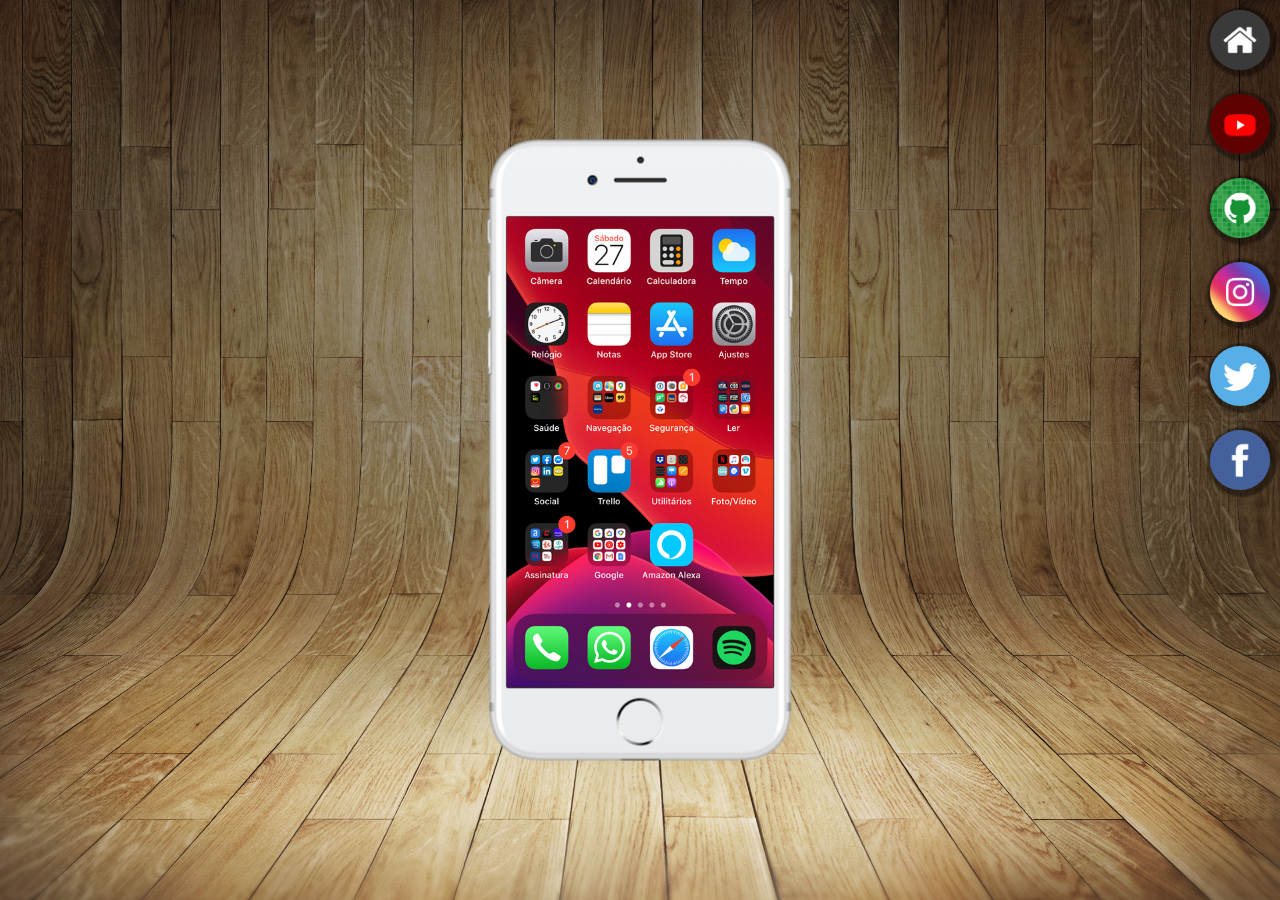
<file: index.html>
<!DOCTYPE html>
<html lang="pt-br">
<head>
    <meta charset="UTF-8">
    <meta http-equiv="X-UA-Compatible" content="IE=edge">
    <meta name="viewport" content="width=device-width, initial-scale=1.0">
    <link rel="shortcut icon" href="favicon.ico" type="image/x-icon">
    <link rel="stylesheet" href="estilos/style.css">
    <title>Projeto Redes Sociais</title>
</head>
<body>
    <main>
        <section id="telefone">
            <iframe src="home.html" name="tela" id="tela" frameborder="0">
                Seu navegador não é compatível!
            </iframe>
        </section>
        <section id="redes-sociais">
            <a href="home.html" target="tela"><img src="imagens/logo-home.jpg" alt=""></a><br>
            <a href="youtube.html" target="tela"><img src="imagens/logo-youtube.jpg" alt=""></a><br>
            <a href="github.html" target="tela"><img src="imagens/logo-github.jpg" alt=""></a><br>
            <a href="instagram.html" target="tela"><img src="imagens/logo-instagram.jpg" alt=""></a><br>
            <a href="twitter.html" target="tela"><img src="imagens/logo-twitter.jpg" alt=""></a><br>
            <a href="facebook.html" target="tela"><img src="imagens/logo-facebook.jpg" alt=""></a><br>
        </section>
    </main>
</body>
</html>
</file>
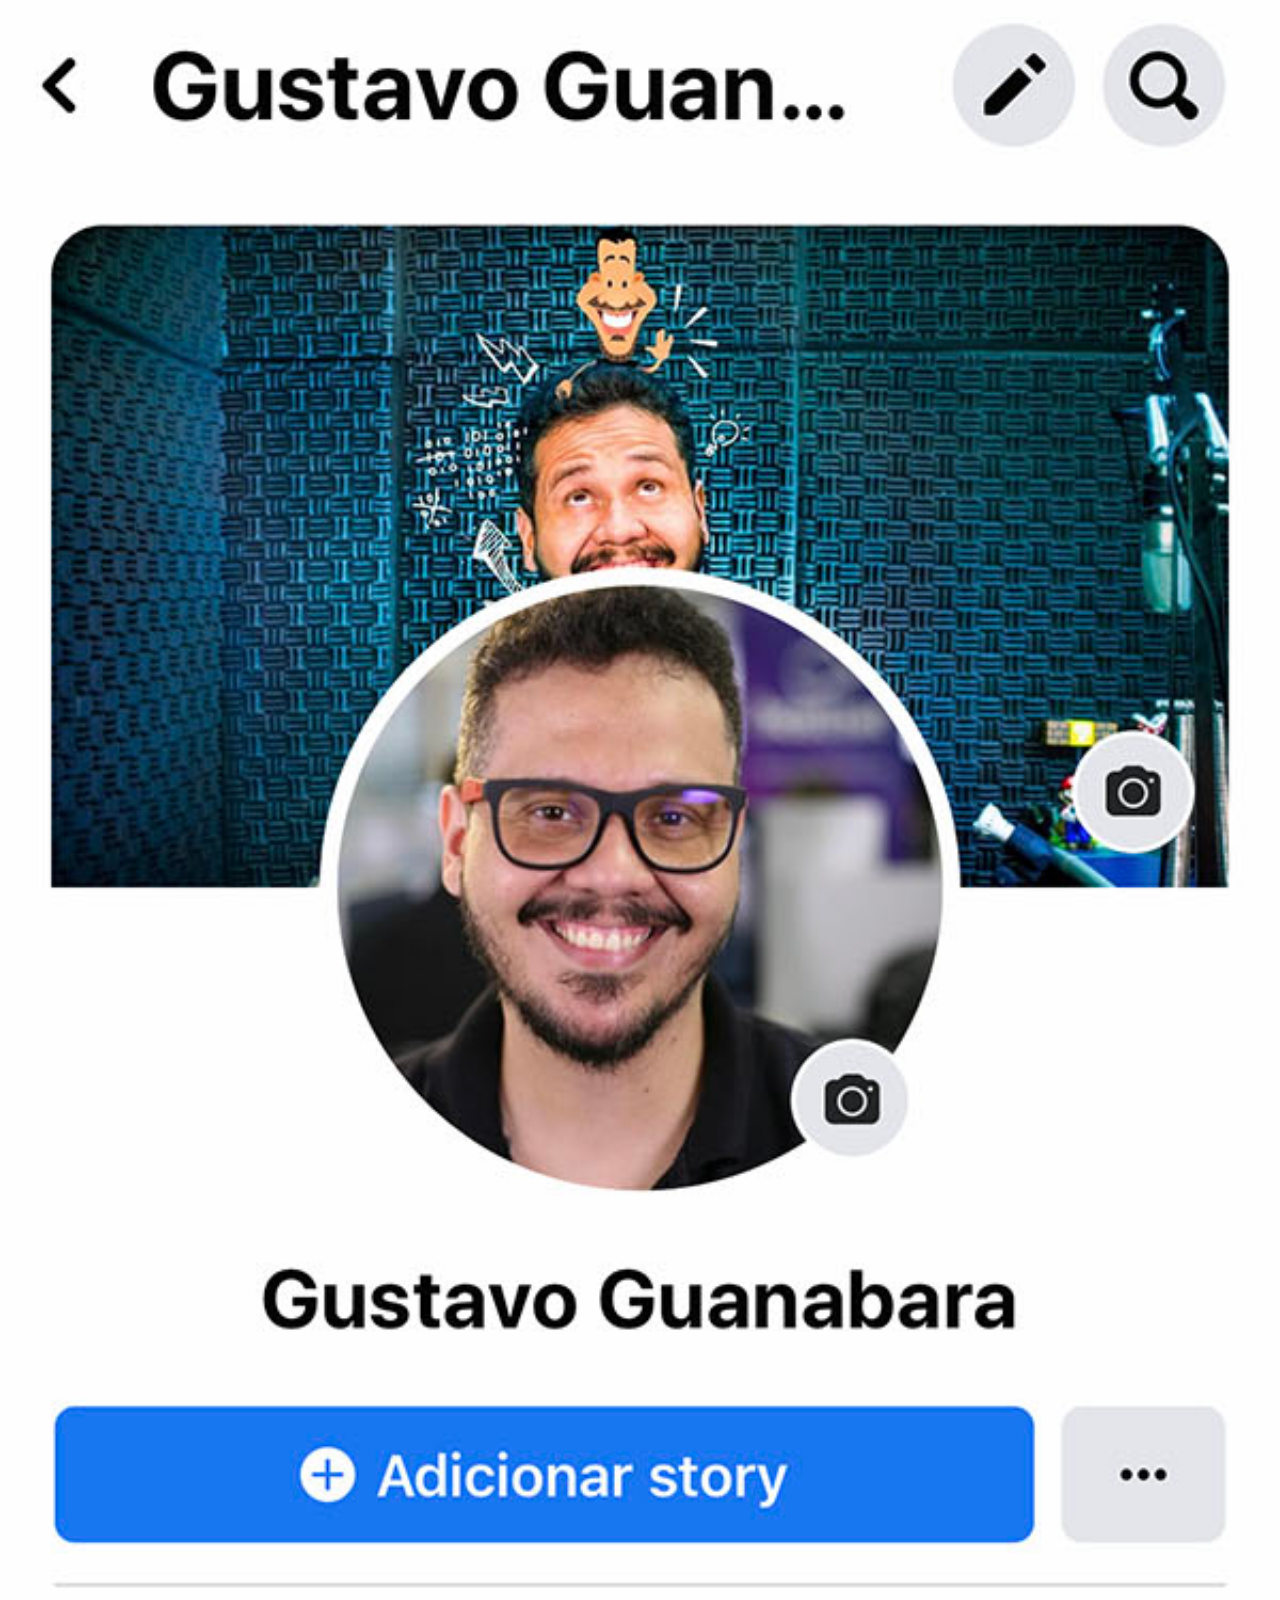
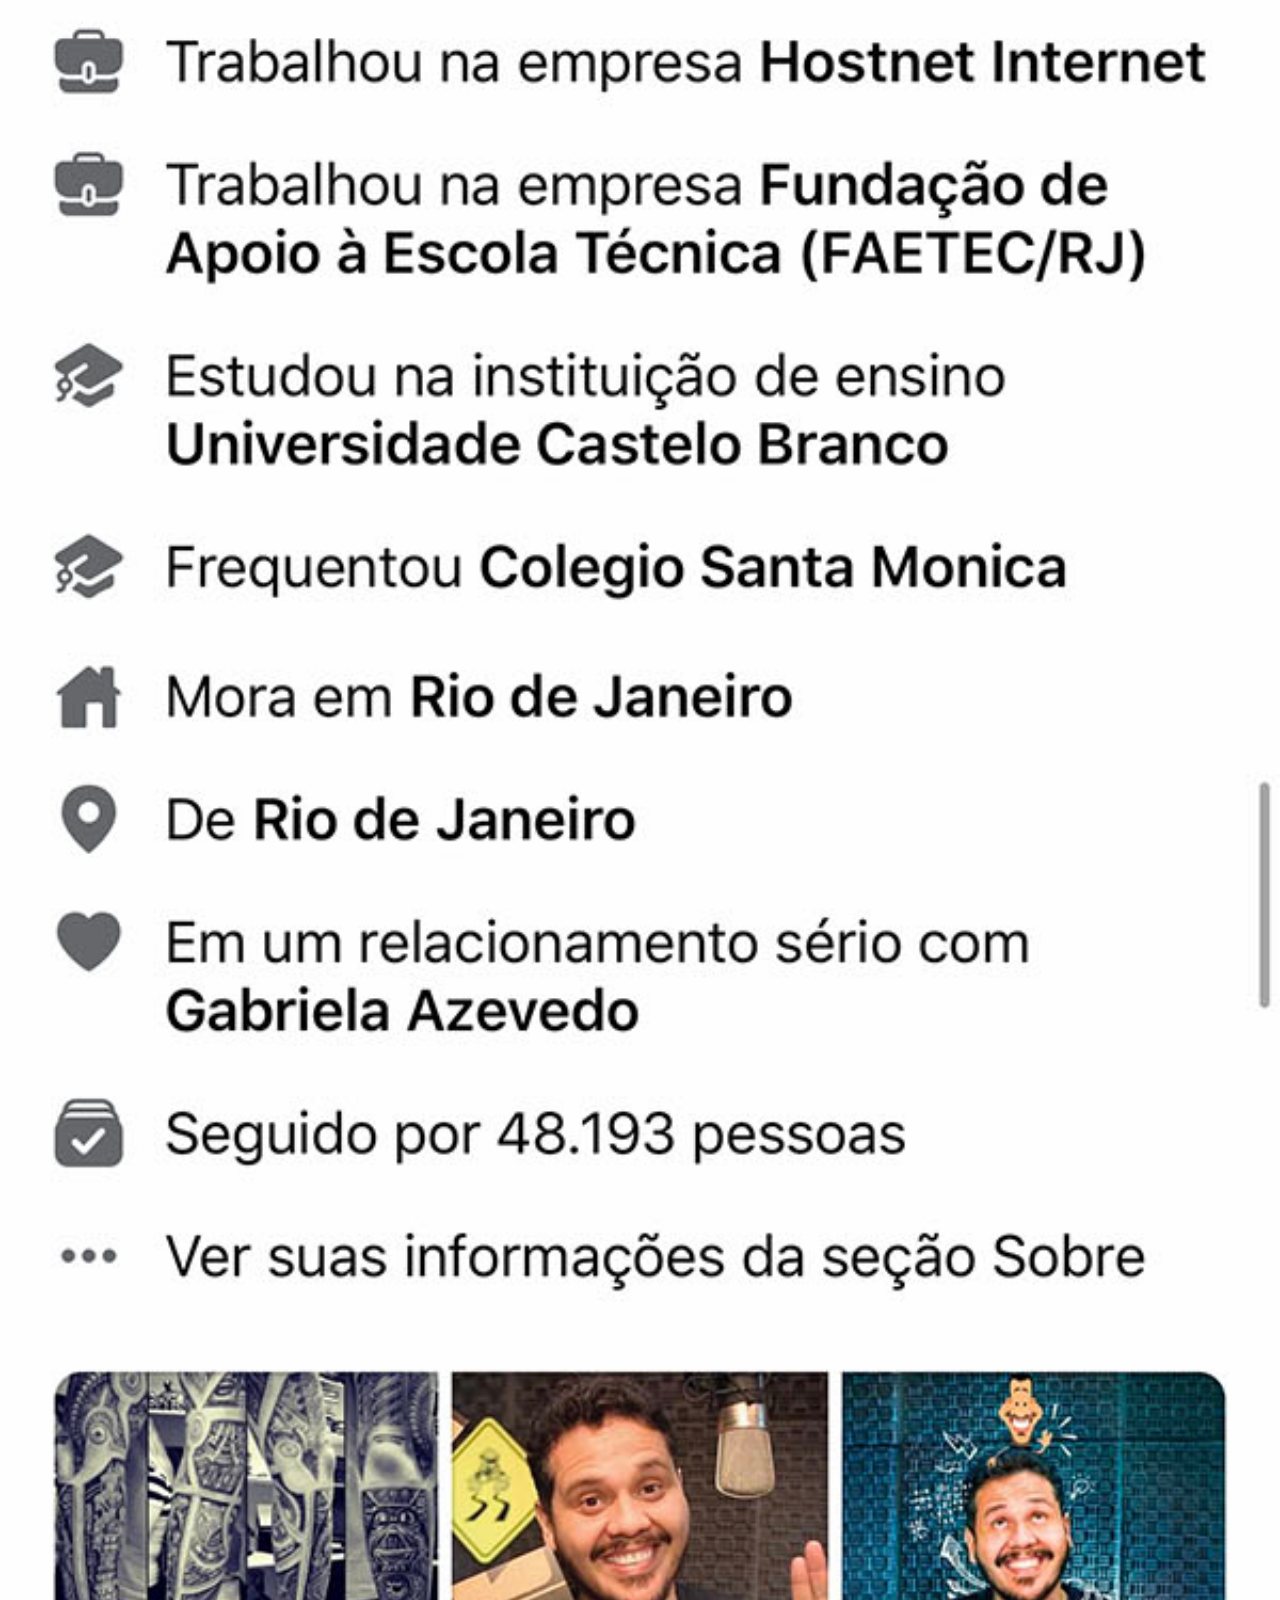
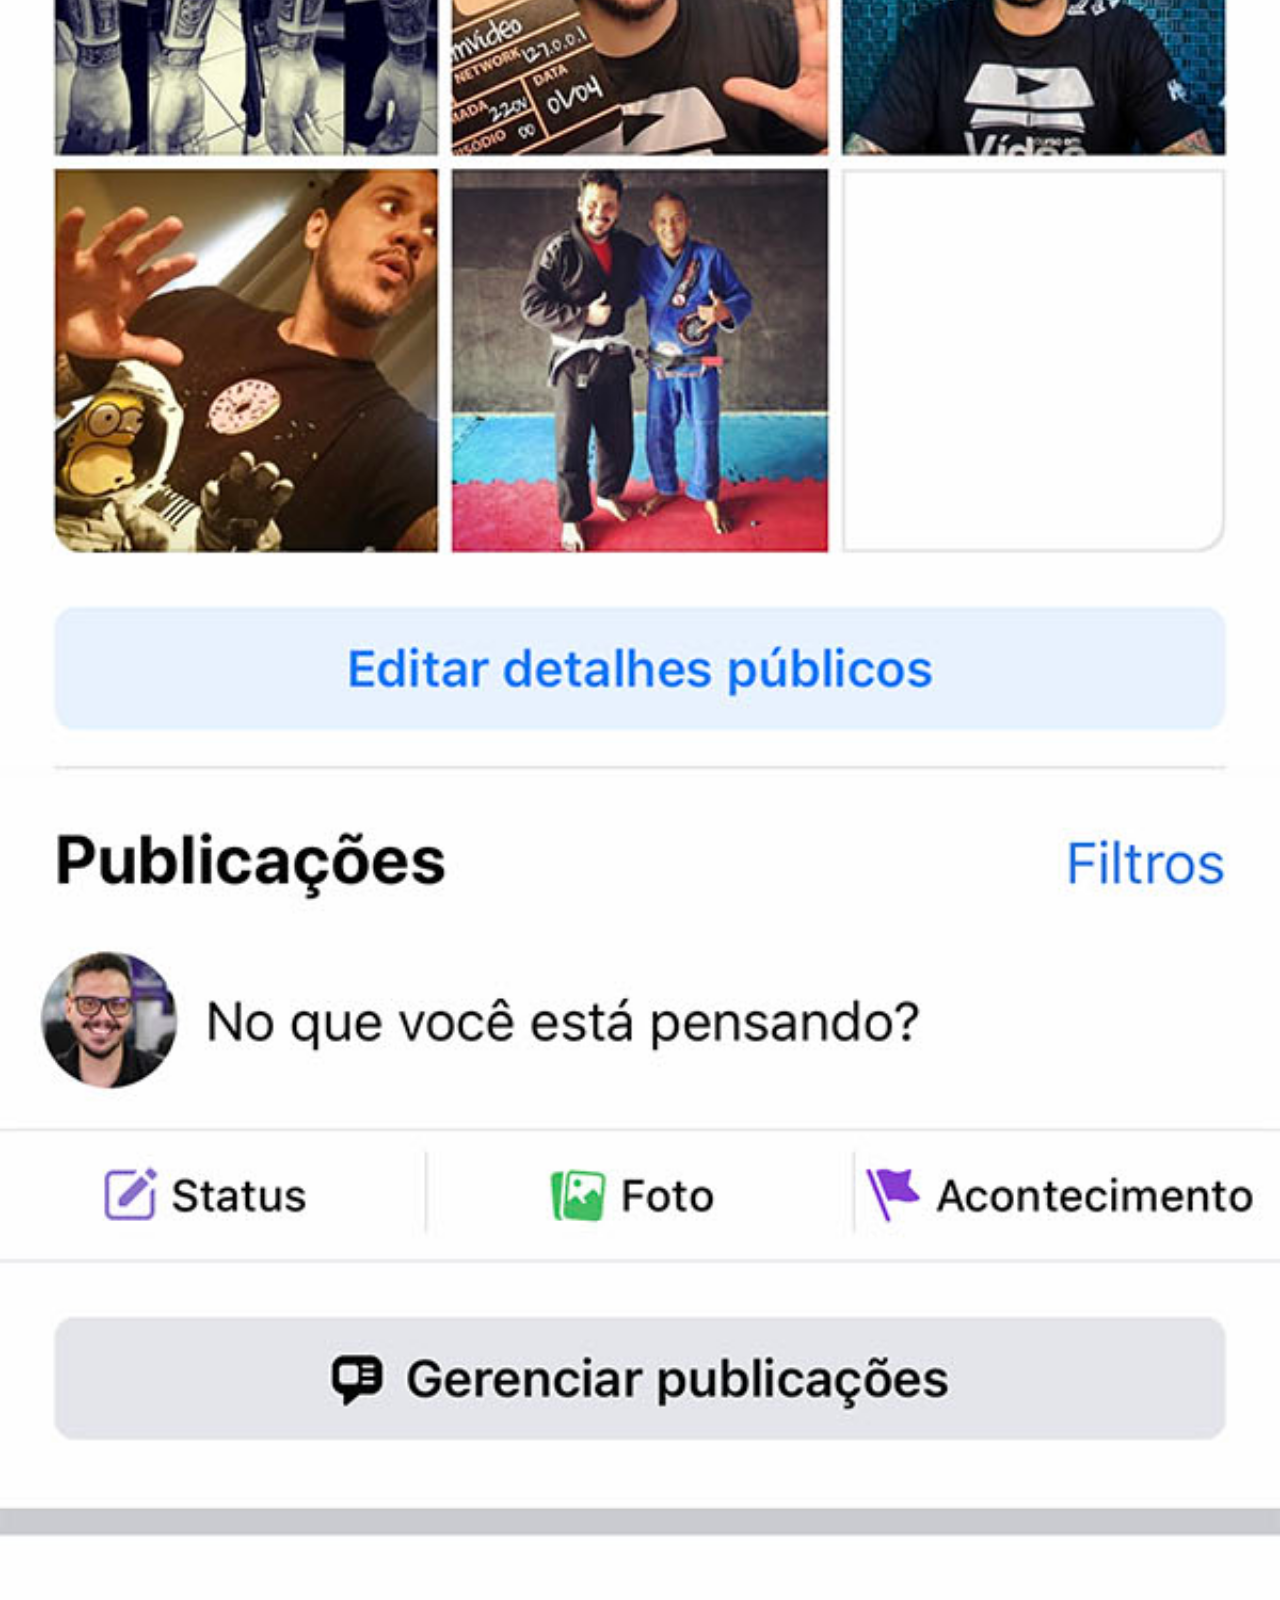
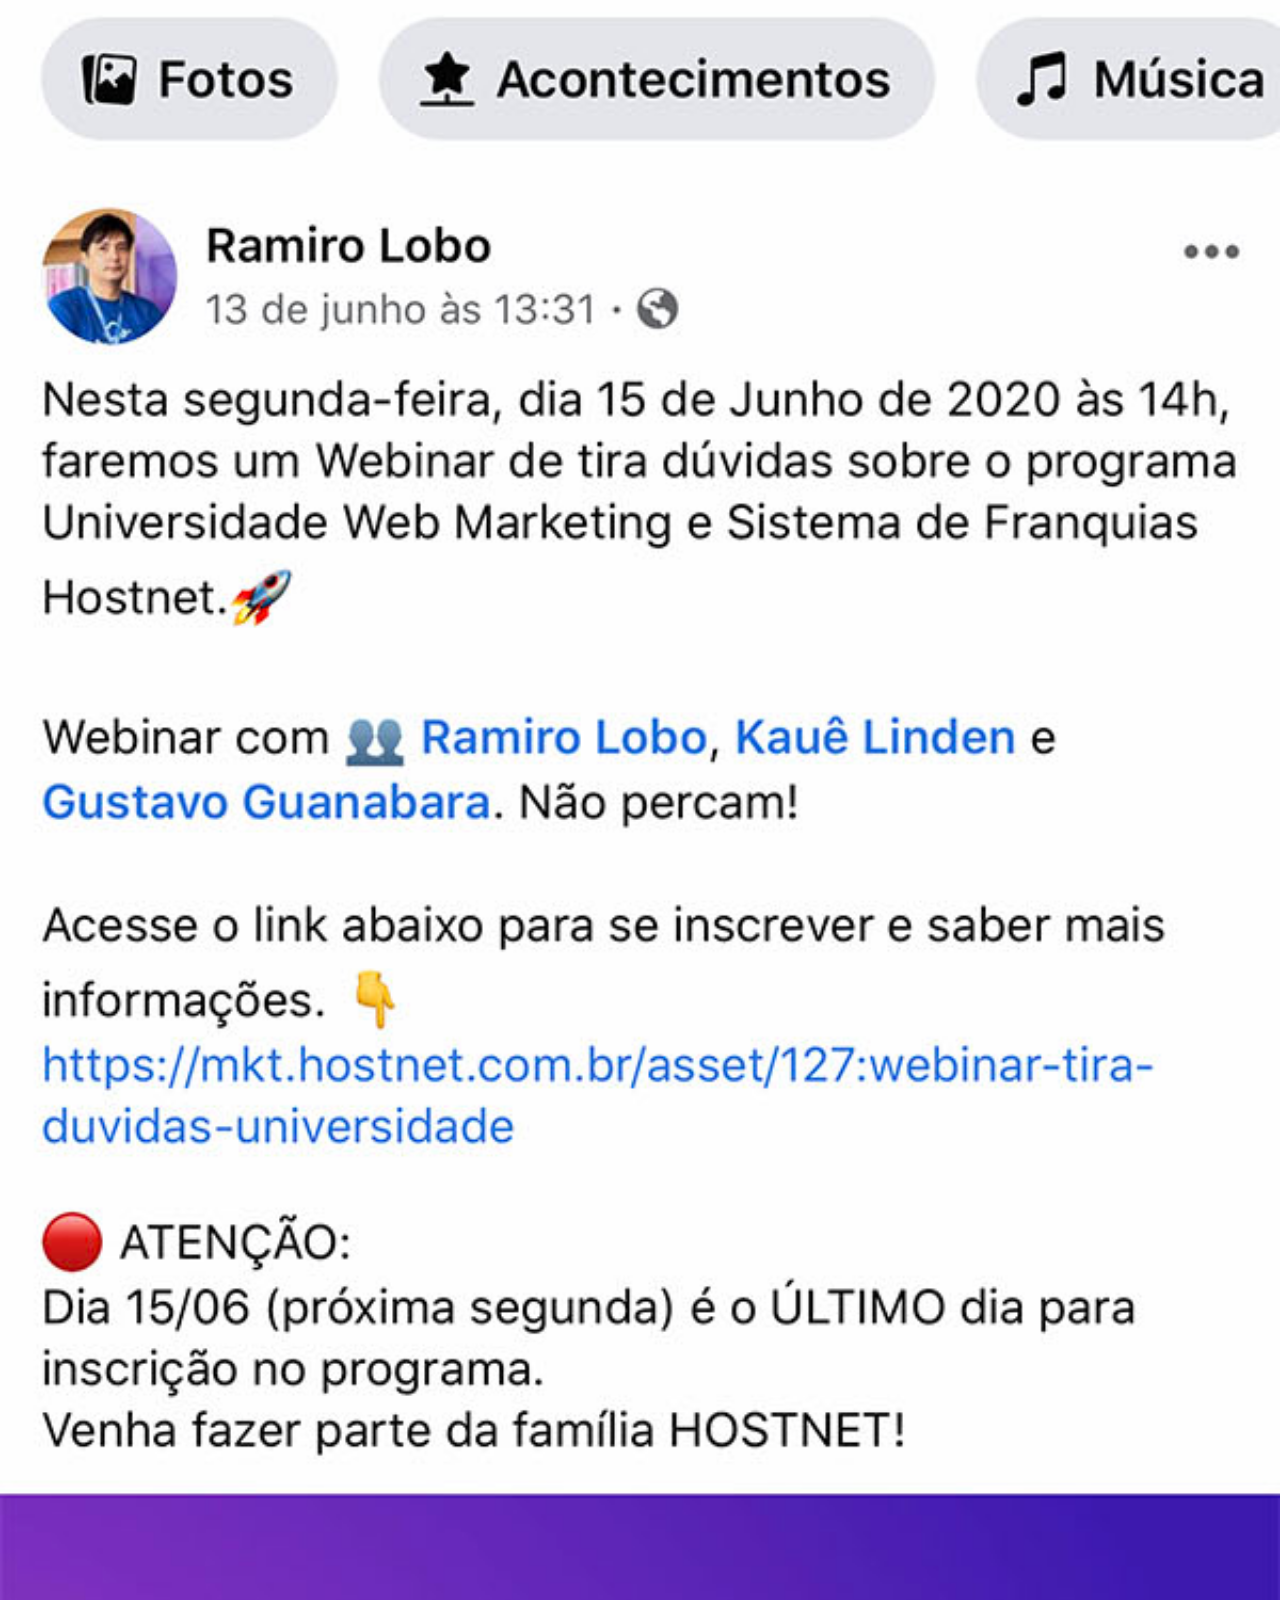
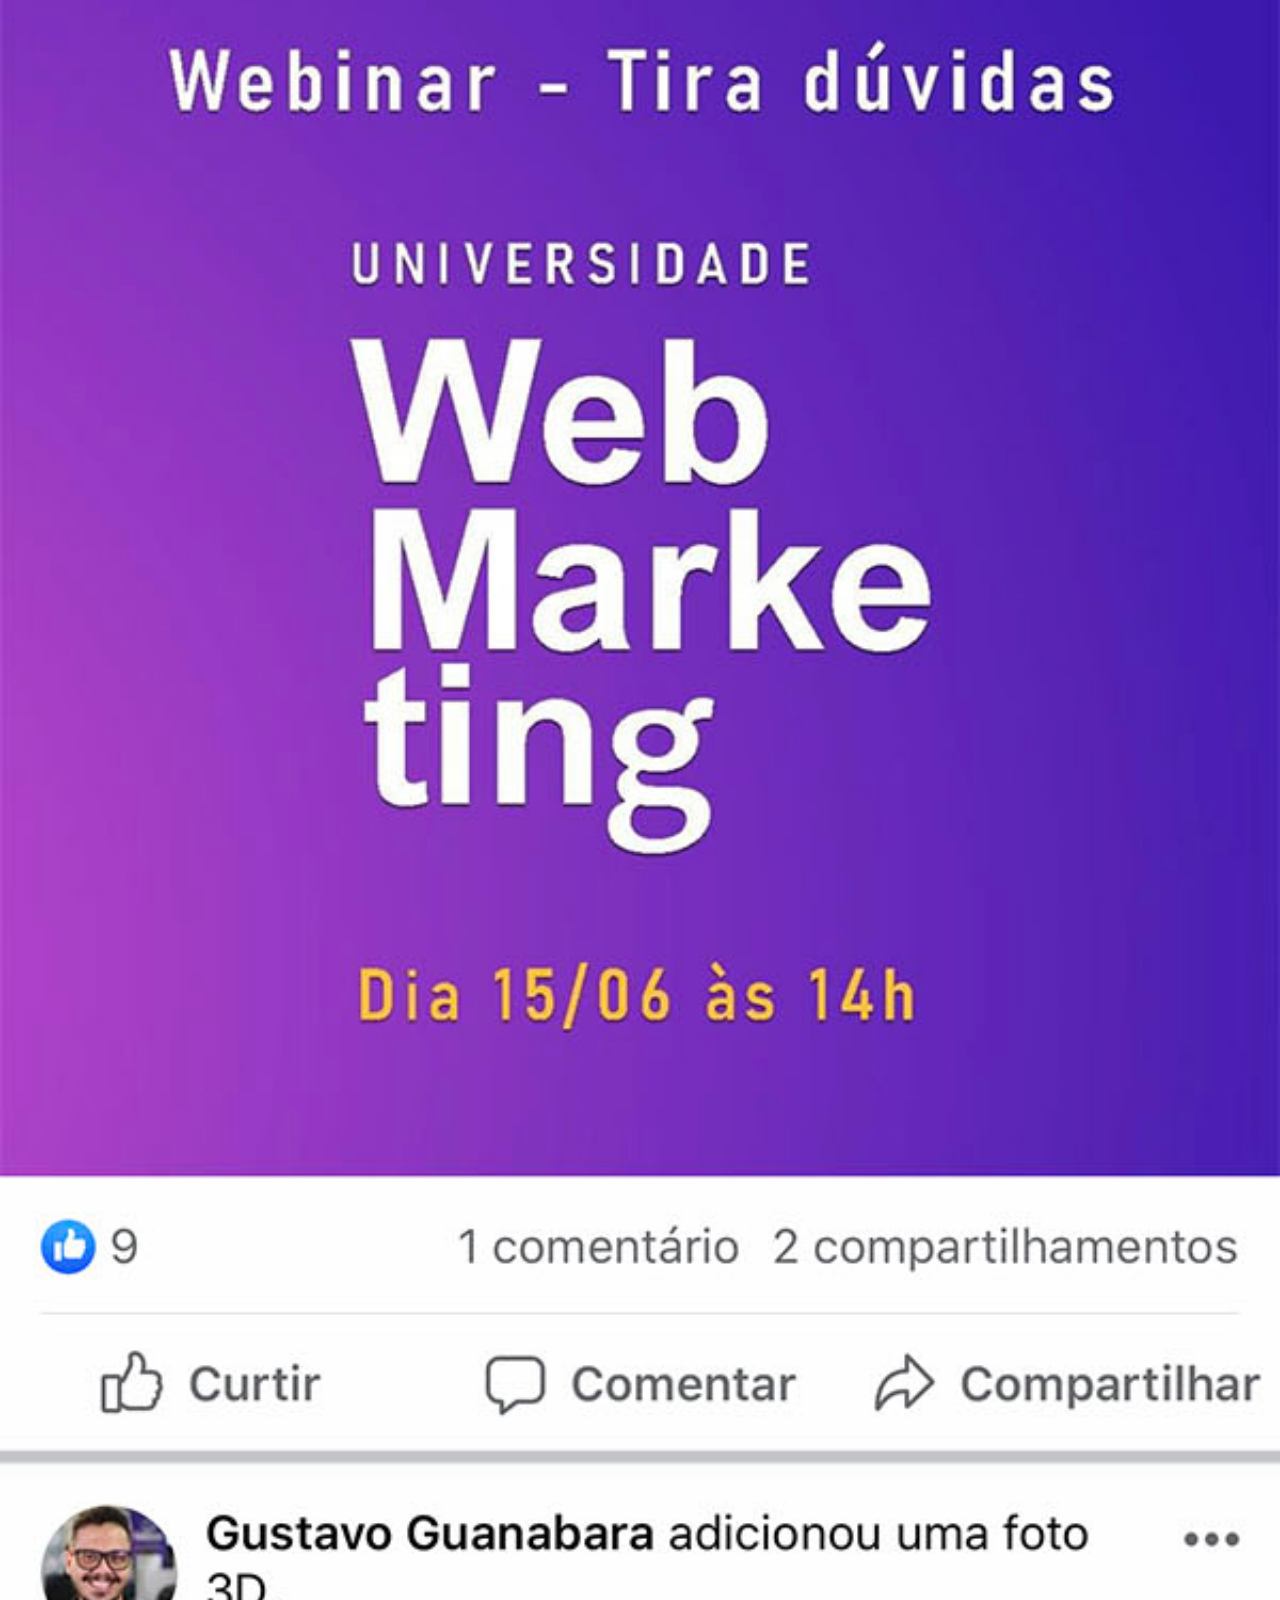
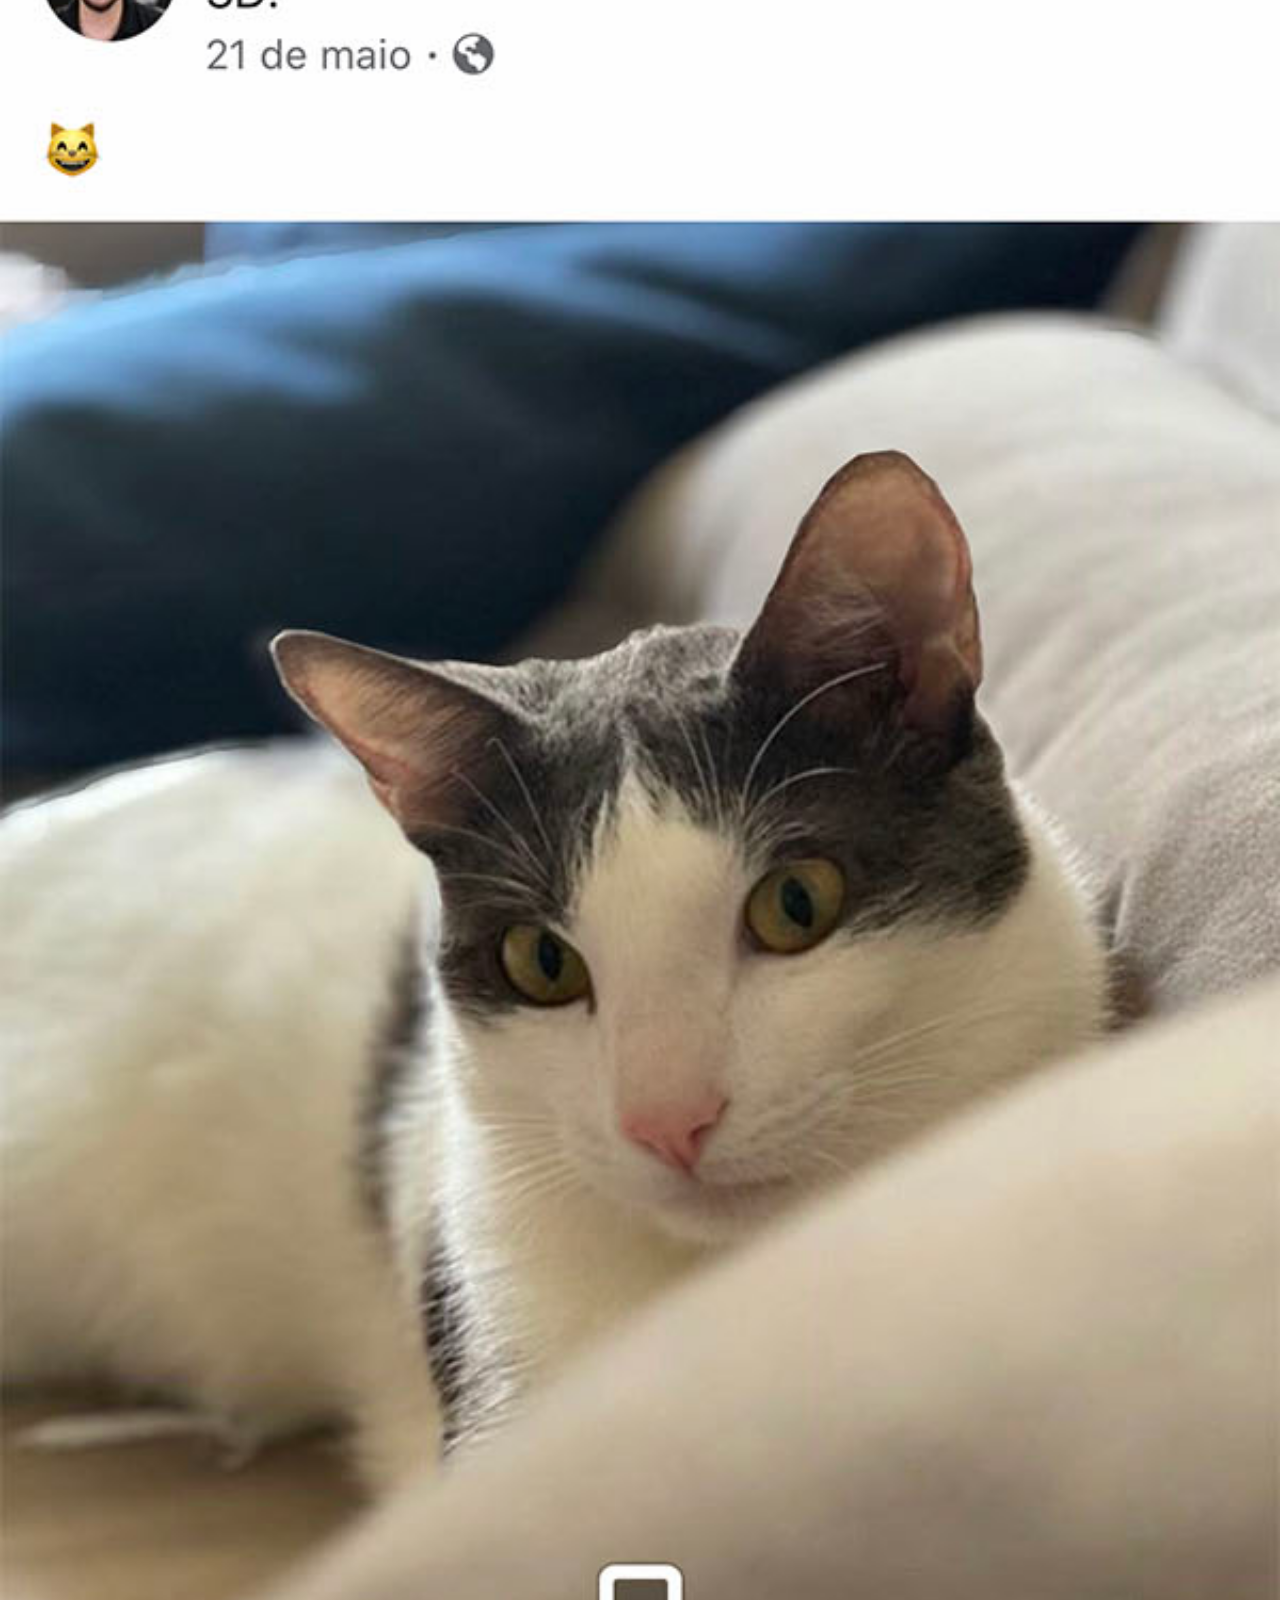
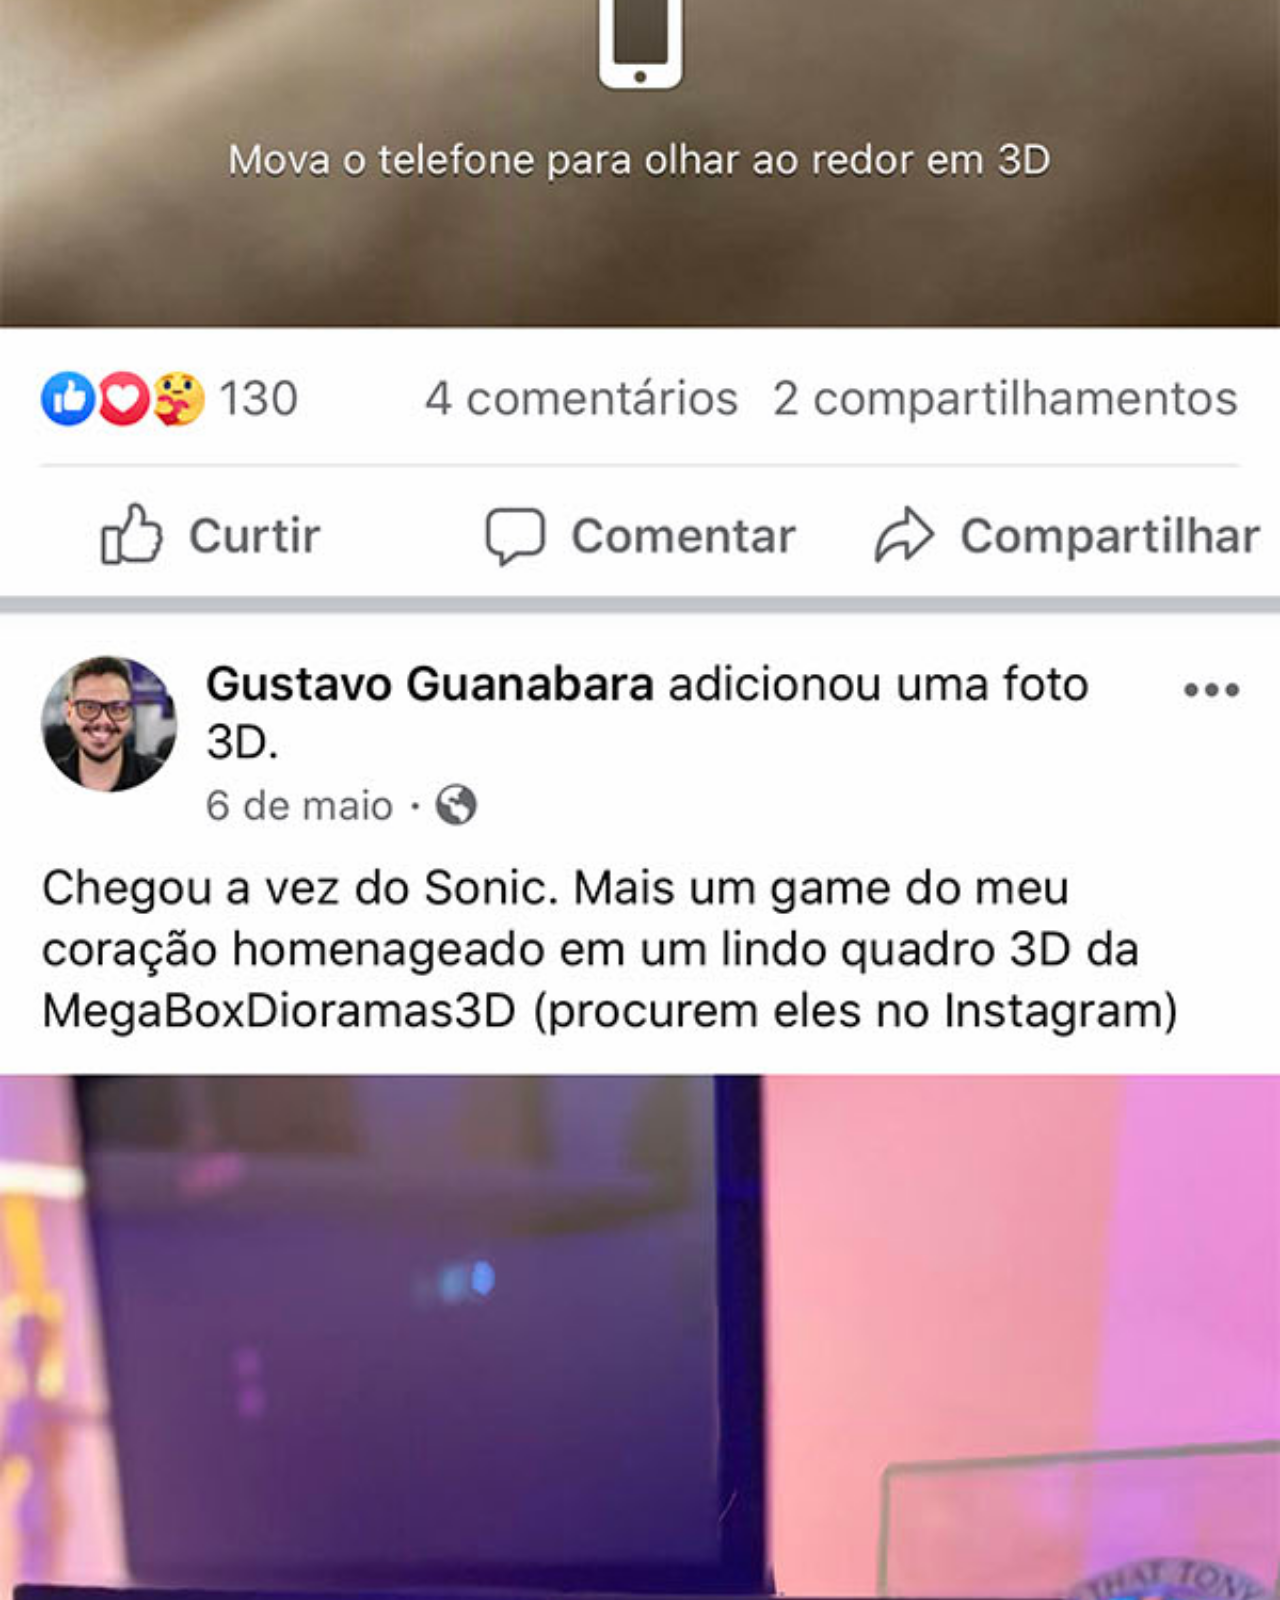
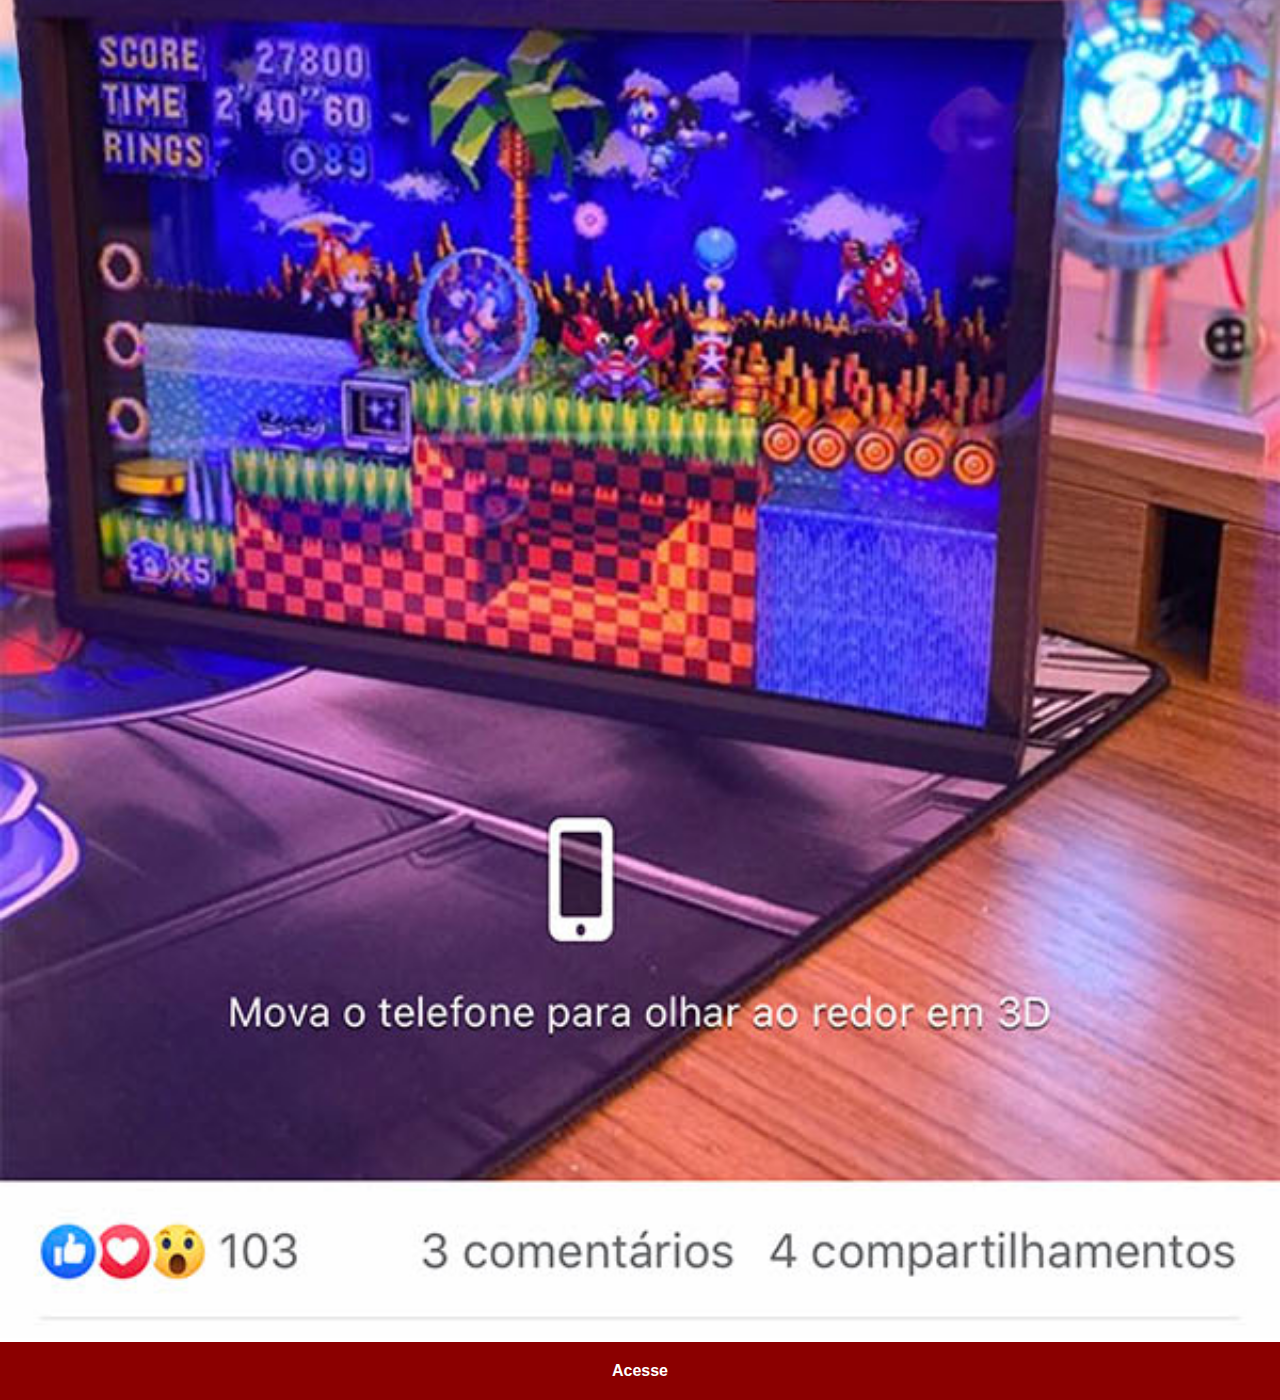
<file: facebook.html>
<!DOCTYPE html>
<html lang="pt-br">
<head>
    <meta charset="UTF-8">
    <meta http-equiv="X-UA-Compatible" content="IE=edge">
    <meta name="viewport" content="width=device-width, initial-scale=1.0">
    <link rel="stylesheet" href="estilos/social.css">
    <title>Facebook</title>
</head>
<body>
    <img src="imagens/tela-facebook.jpg" alt="">
    <a href="https://www.facebook.com/erivelton.feltrin/" target="_blank">Acesse</a>
</body>
</html>
</file>
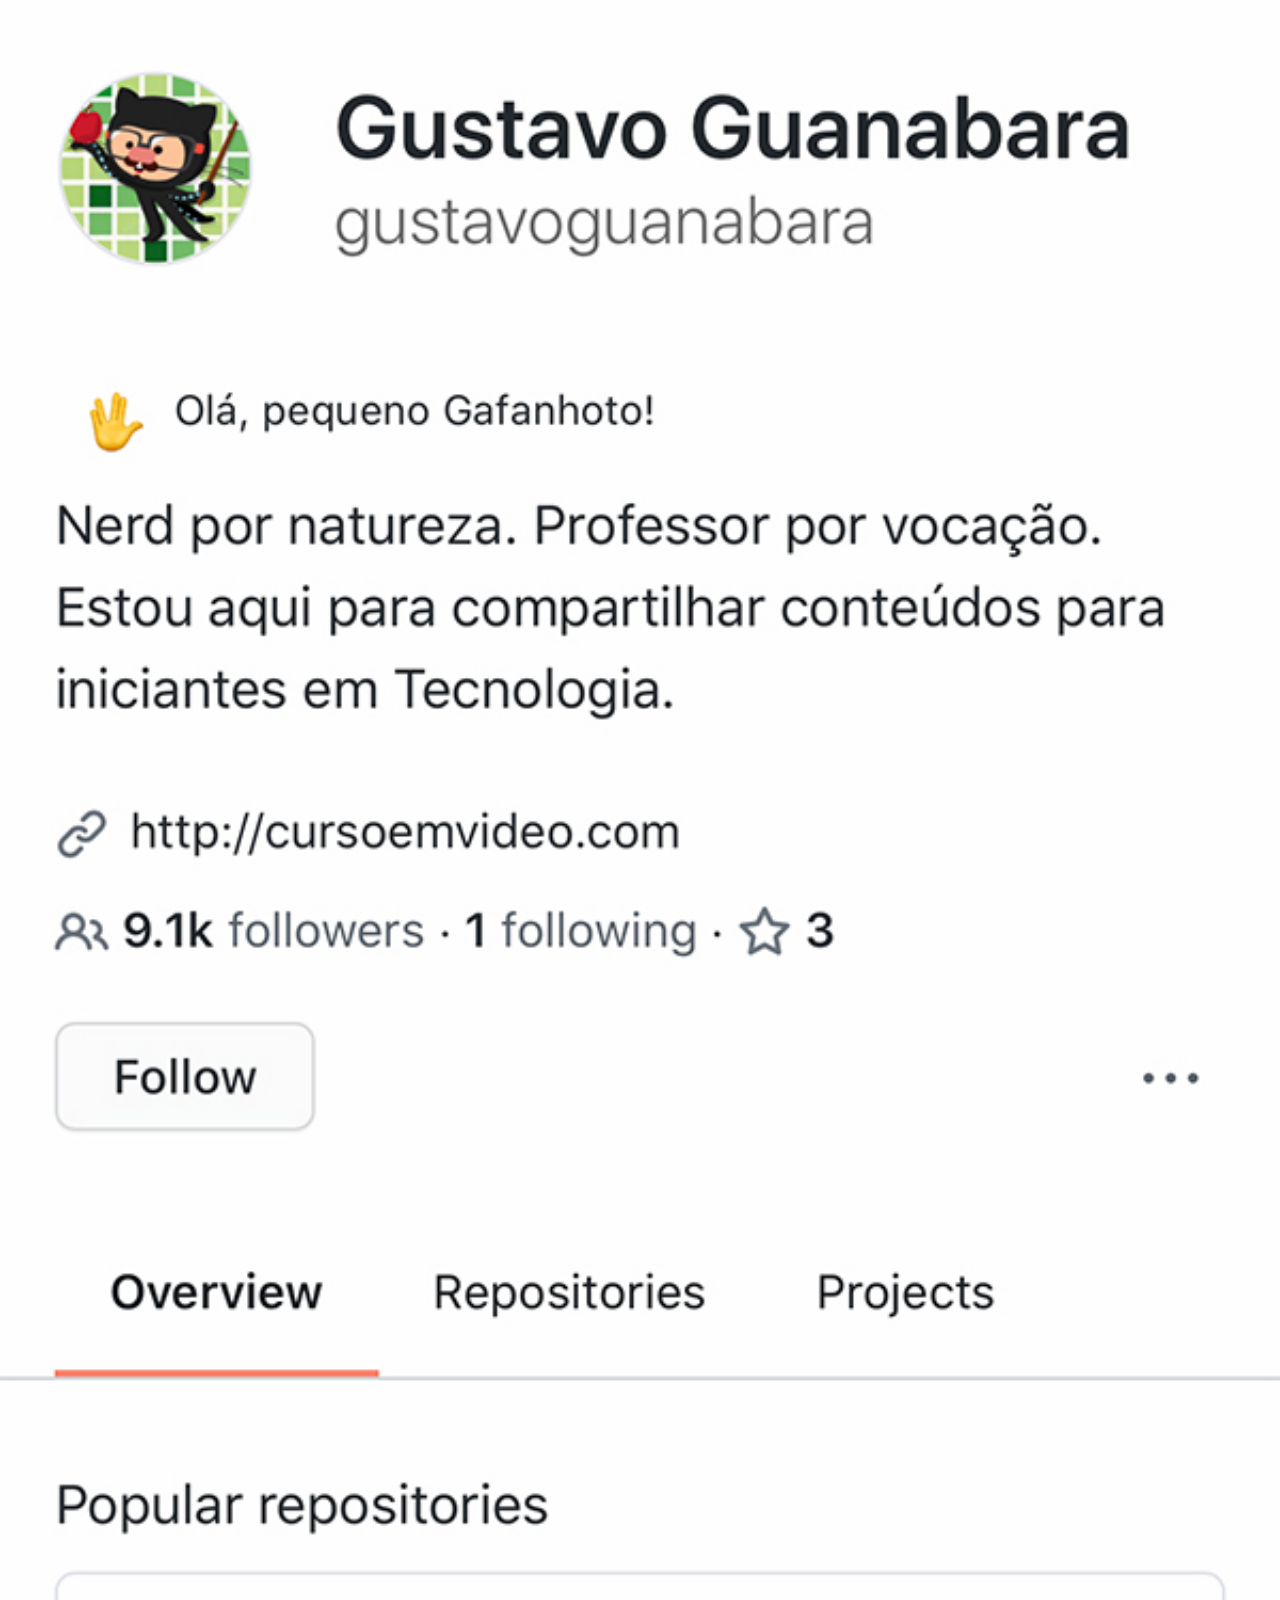
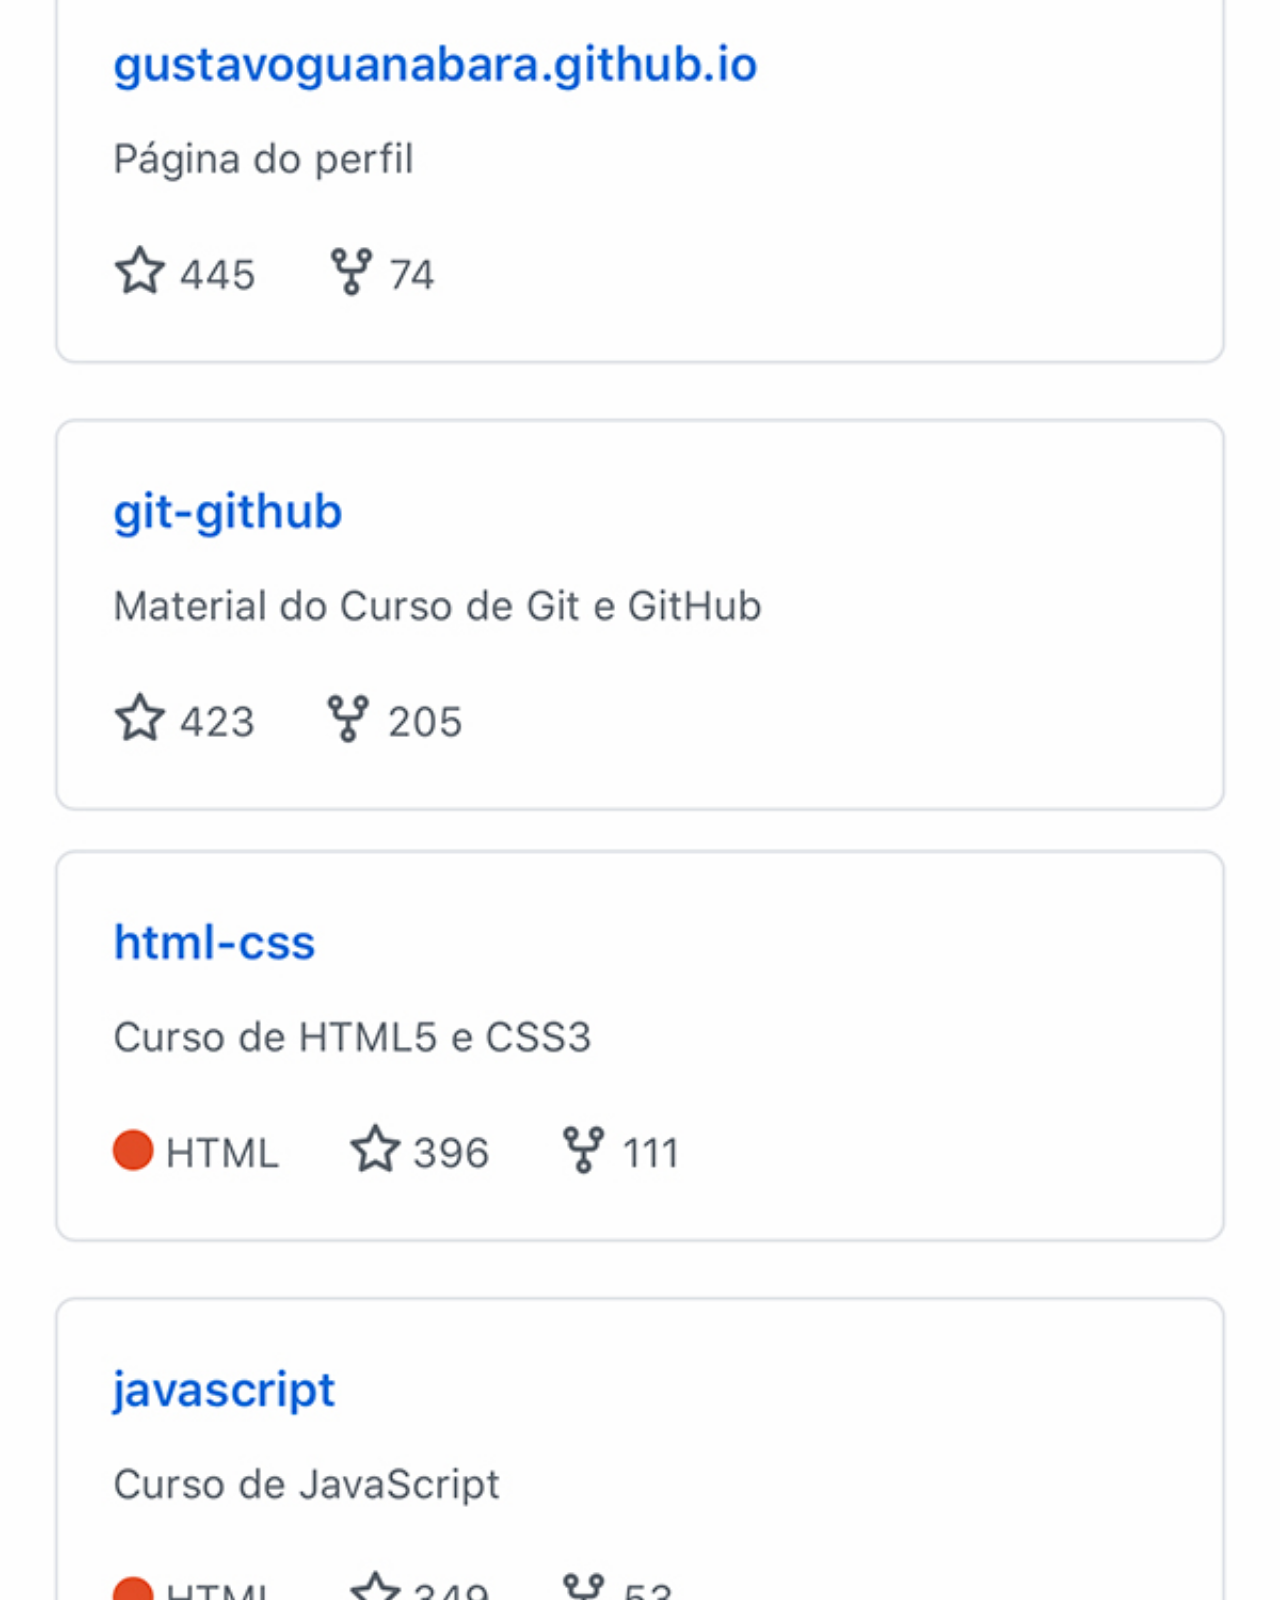
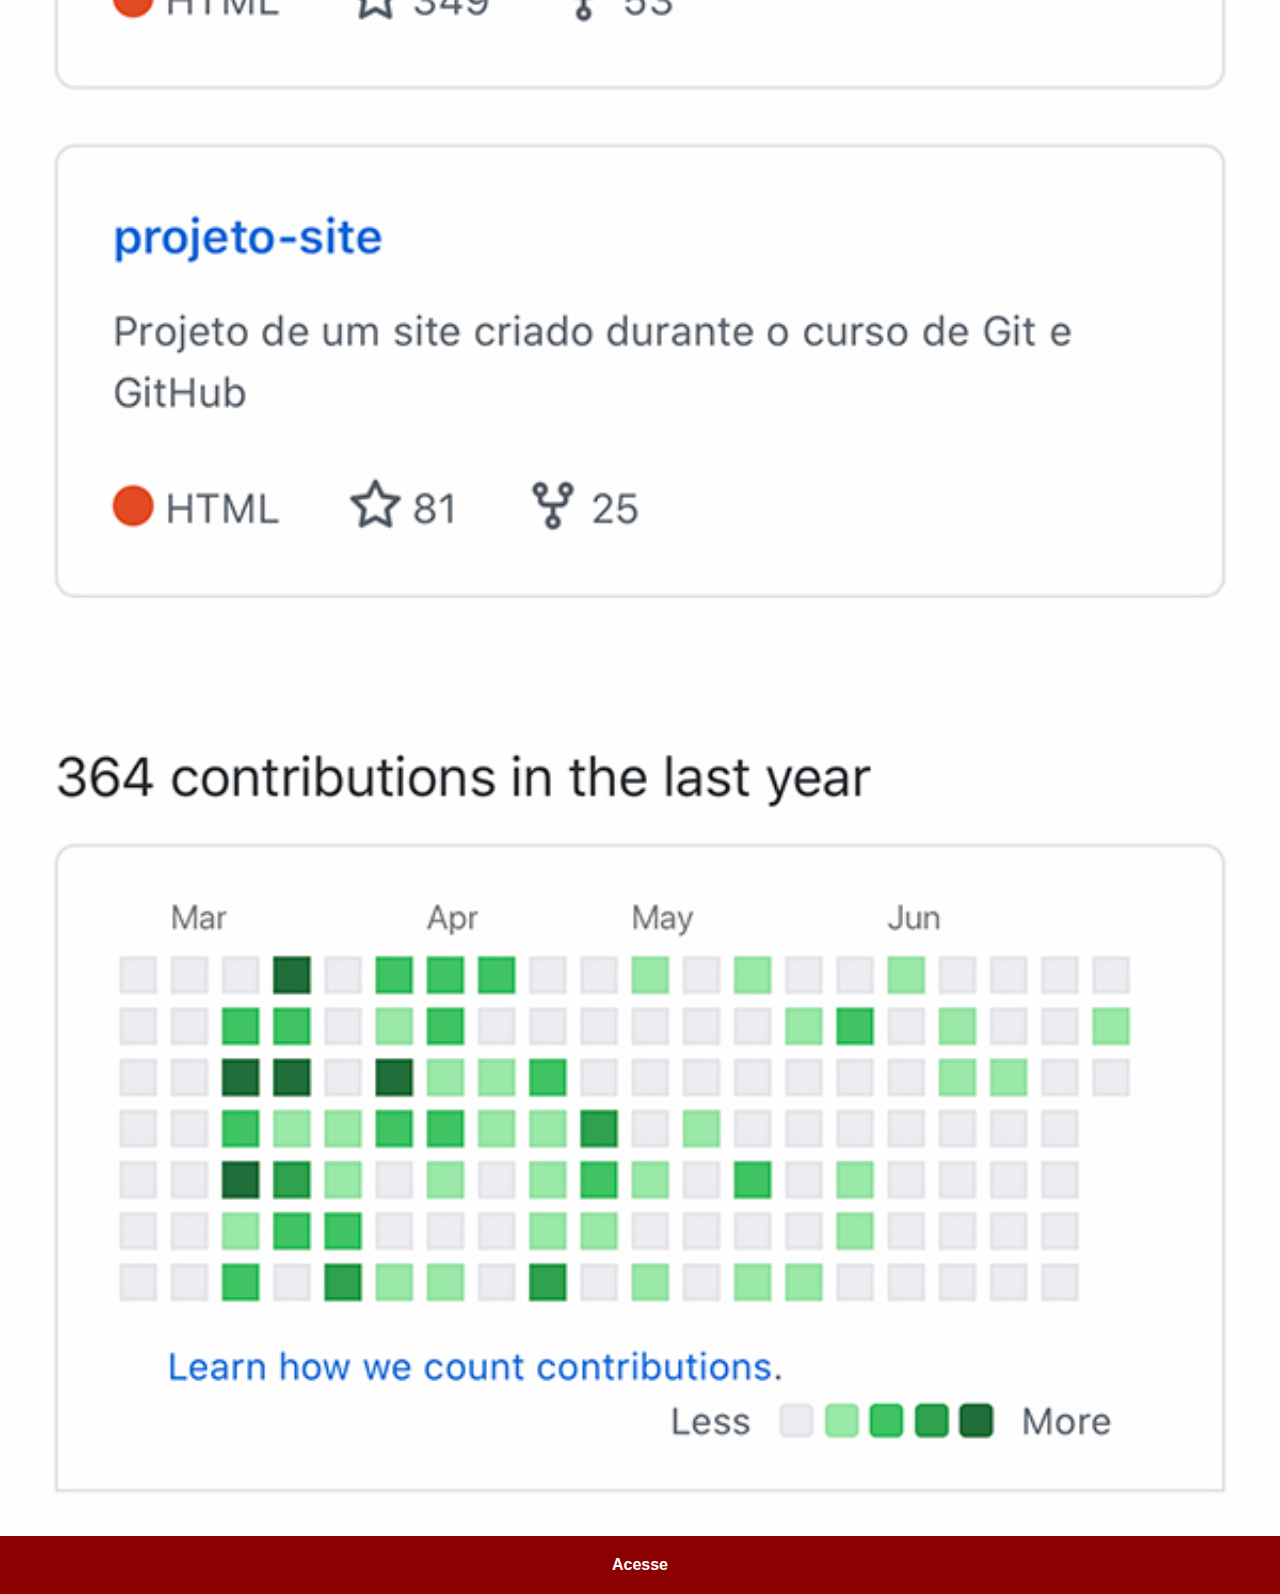
<file: github.html>
<!DOCTYPE html>
<html lang="pt-br">
<head>
    <meta charset="UTF-8">
    <meta http-equiv="X-UA-Compatible" content="IE=edge">
    <meta name="viewport" content="width=device-width, initial-scale=1.0">
    <link rel="stylesheet" href="estilos/social.css">
    <title>GitHub</title>
</head>
<body>
    <img src="imagens/tela-github.jpg" alt="">
    <a href="https://github.com/Feltrin27" target="_blank">Acesse</a>
</body>
</html>
</file>
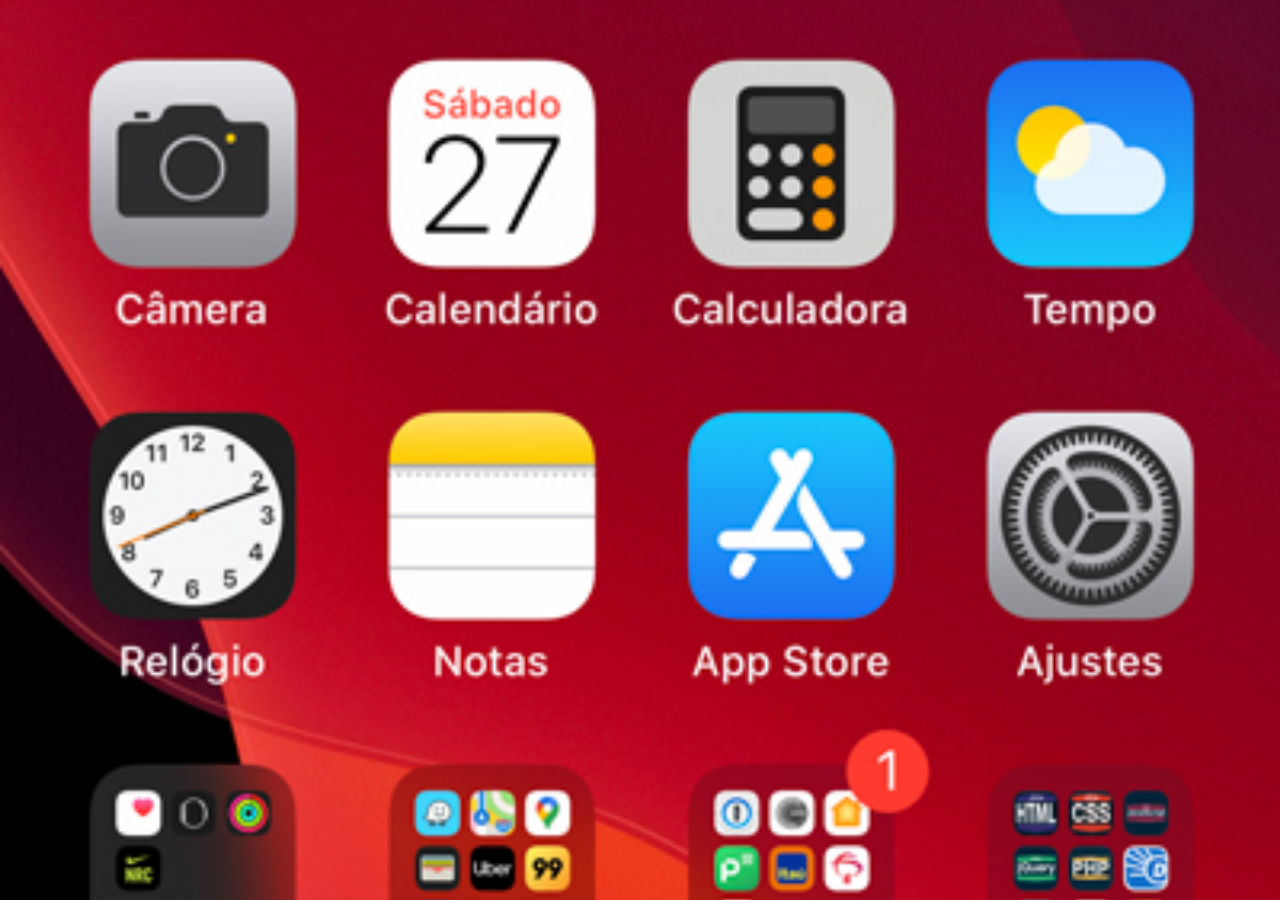
<file: home.html>
<!DOCTYPE html>
<html lang="pt-br">
<head>
    <meta charset="UTF-8">
    <meta http-equiv="X-UA-Compatible" content="IE=edge">
    <meta name="viewport" content="width=device-width, initial-scale=1.0">
    <title>Home</title>
</head>
<body>
    <style>
        *{
            margin: 0px;
            padding: 0px;
        }

        body{
            width: 100vw;
            height: 100vh;
            background: black url('imagens/tela-home.jpg') no-repeat top center;
            background-size: cover;
        }
    </style>
</body>
</html>
</file>
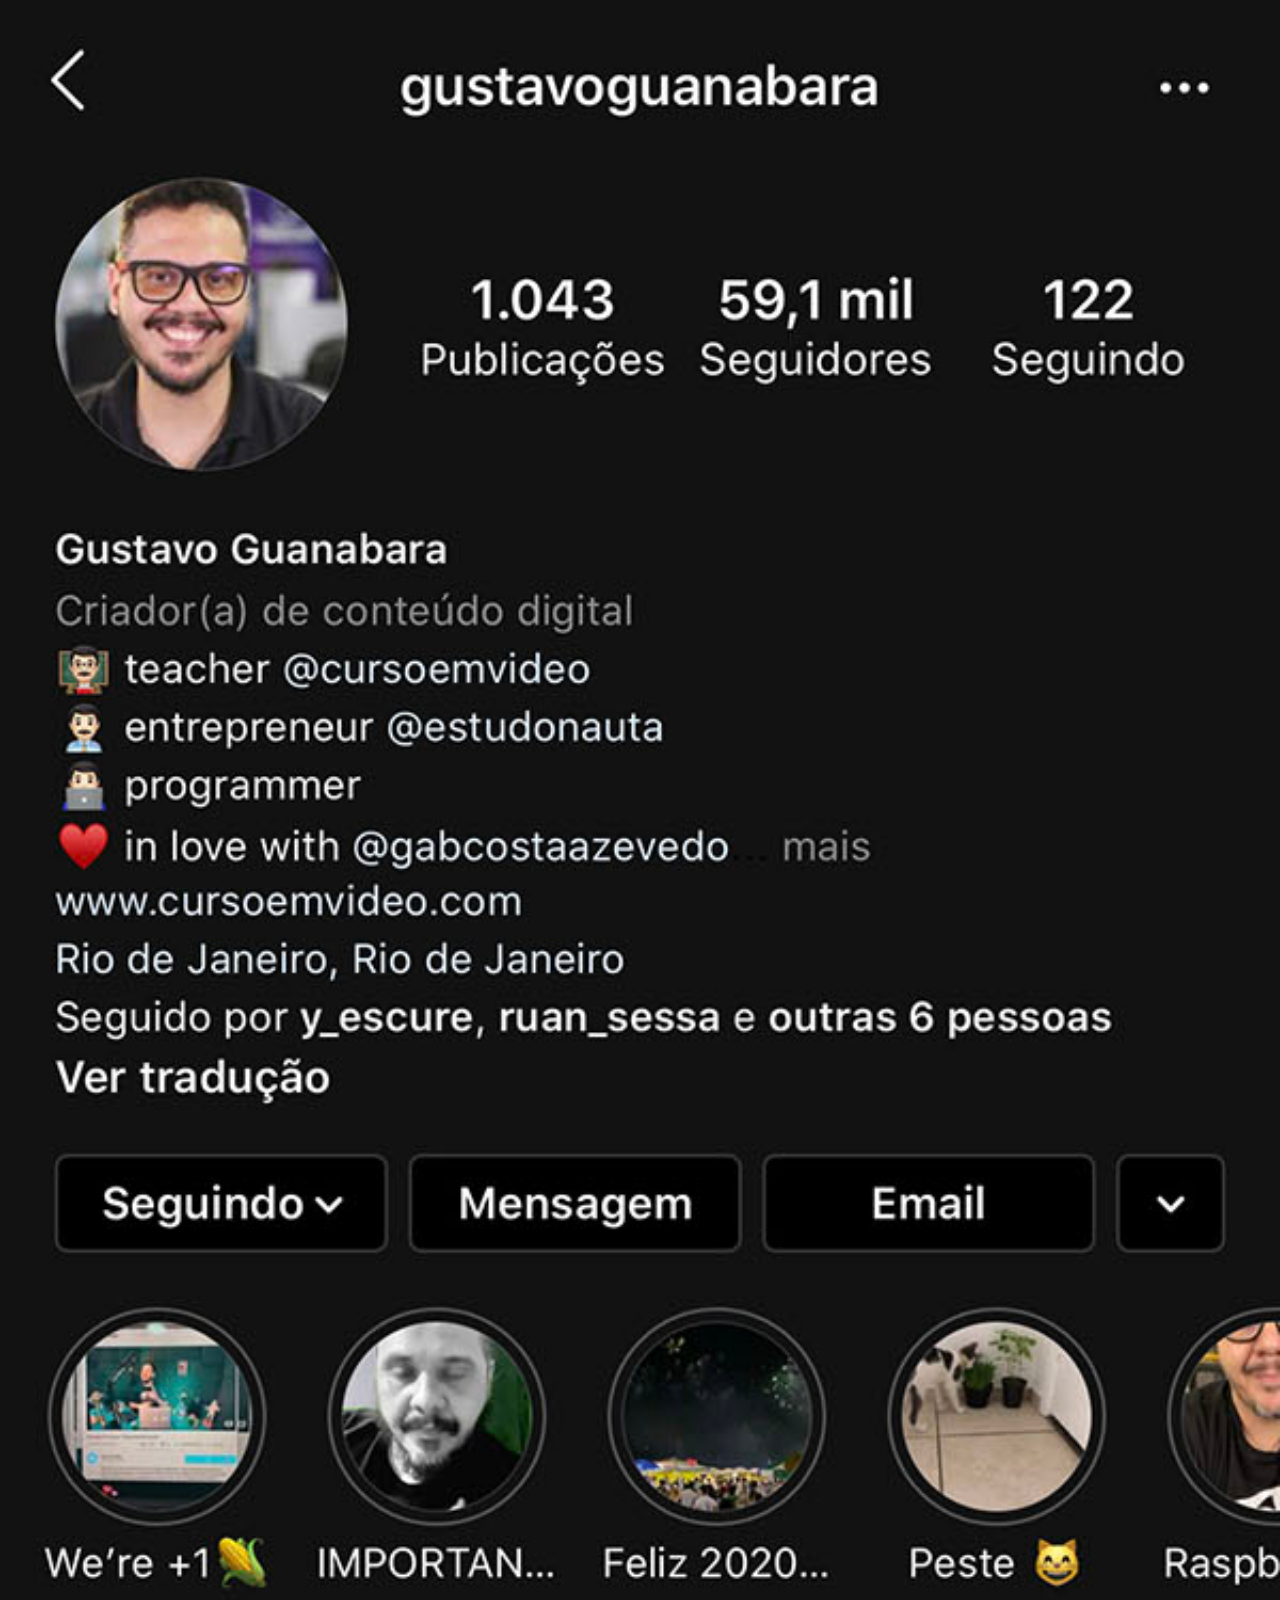
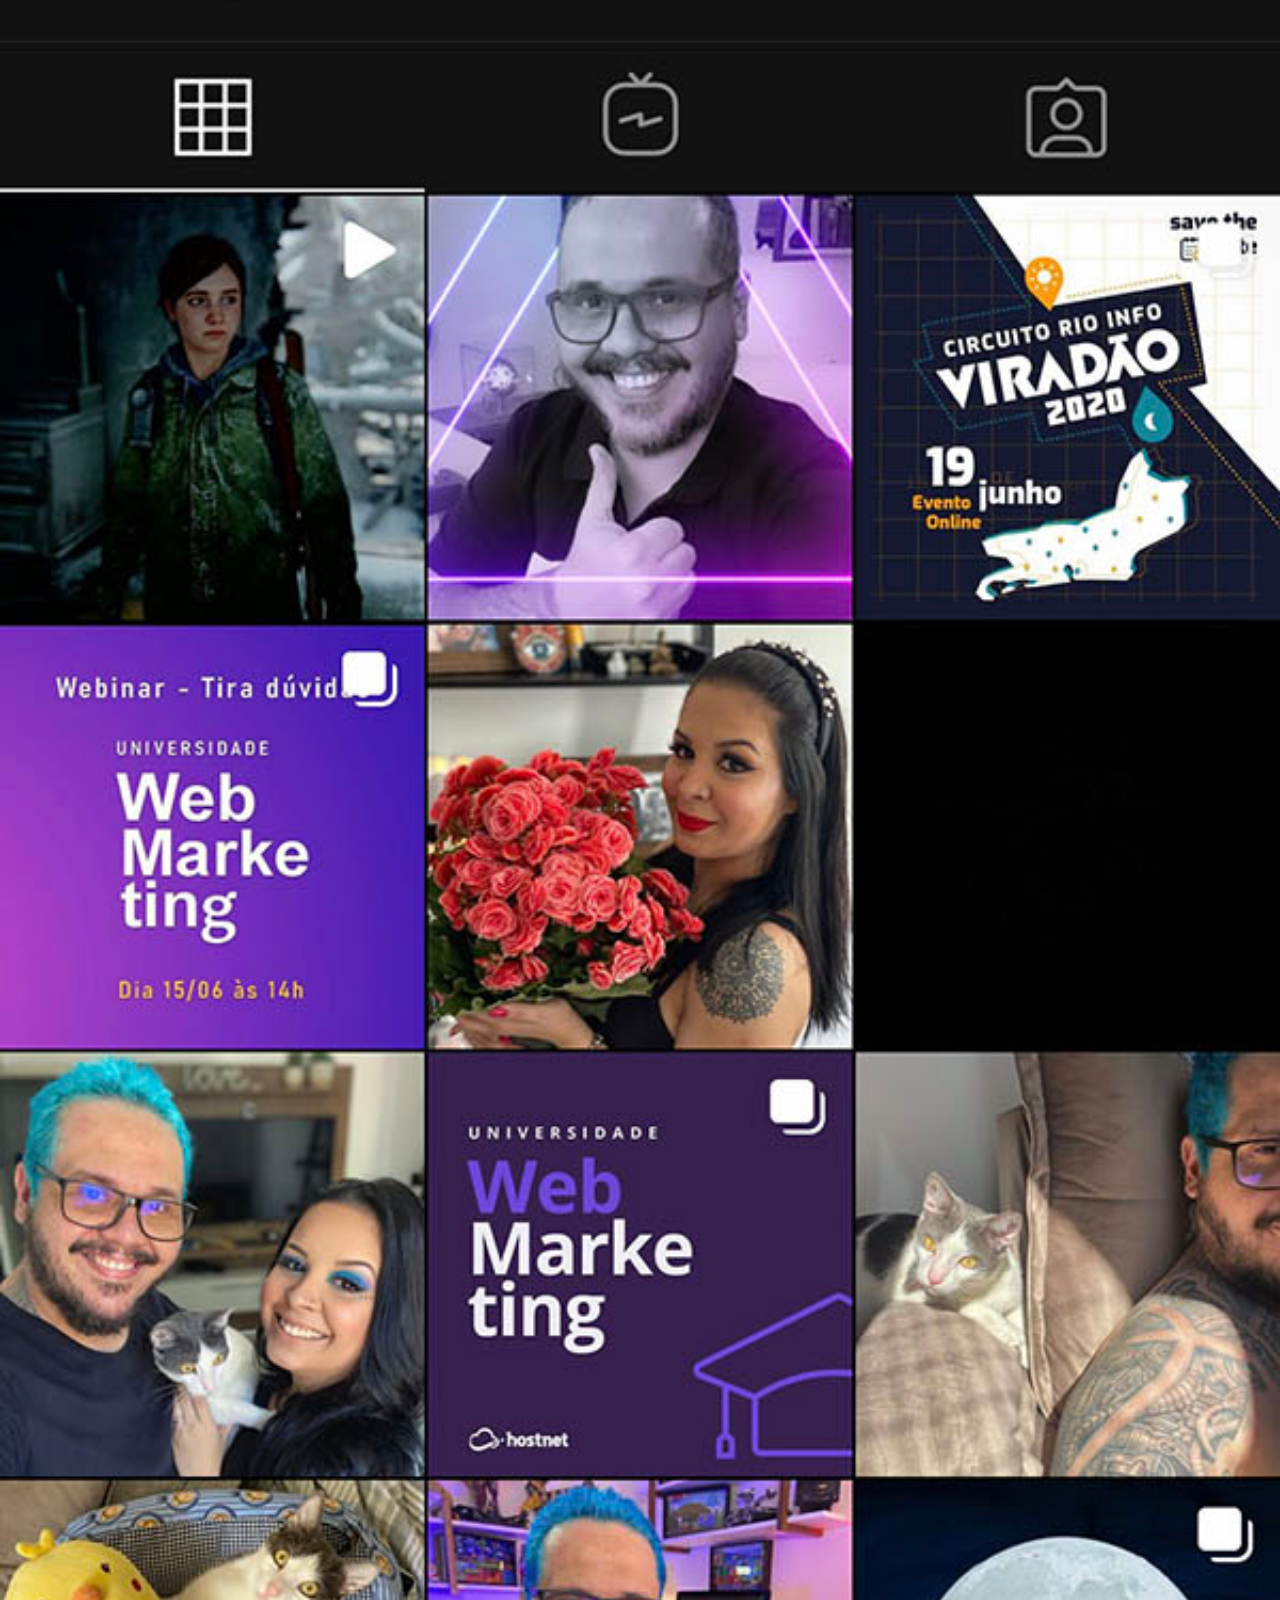
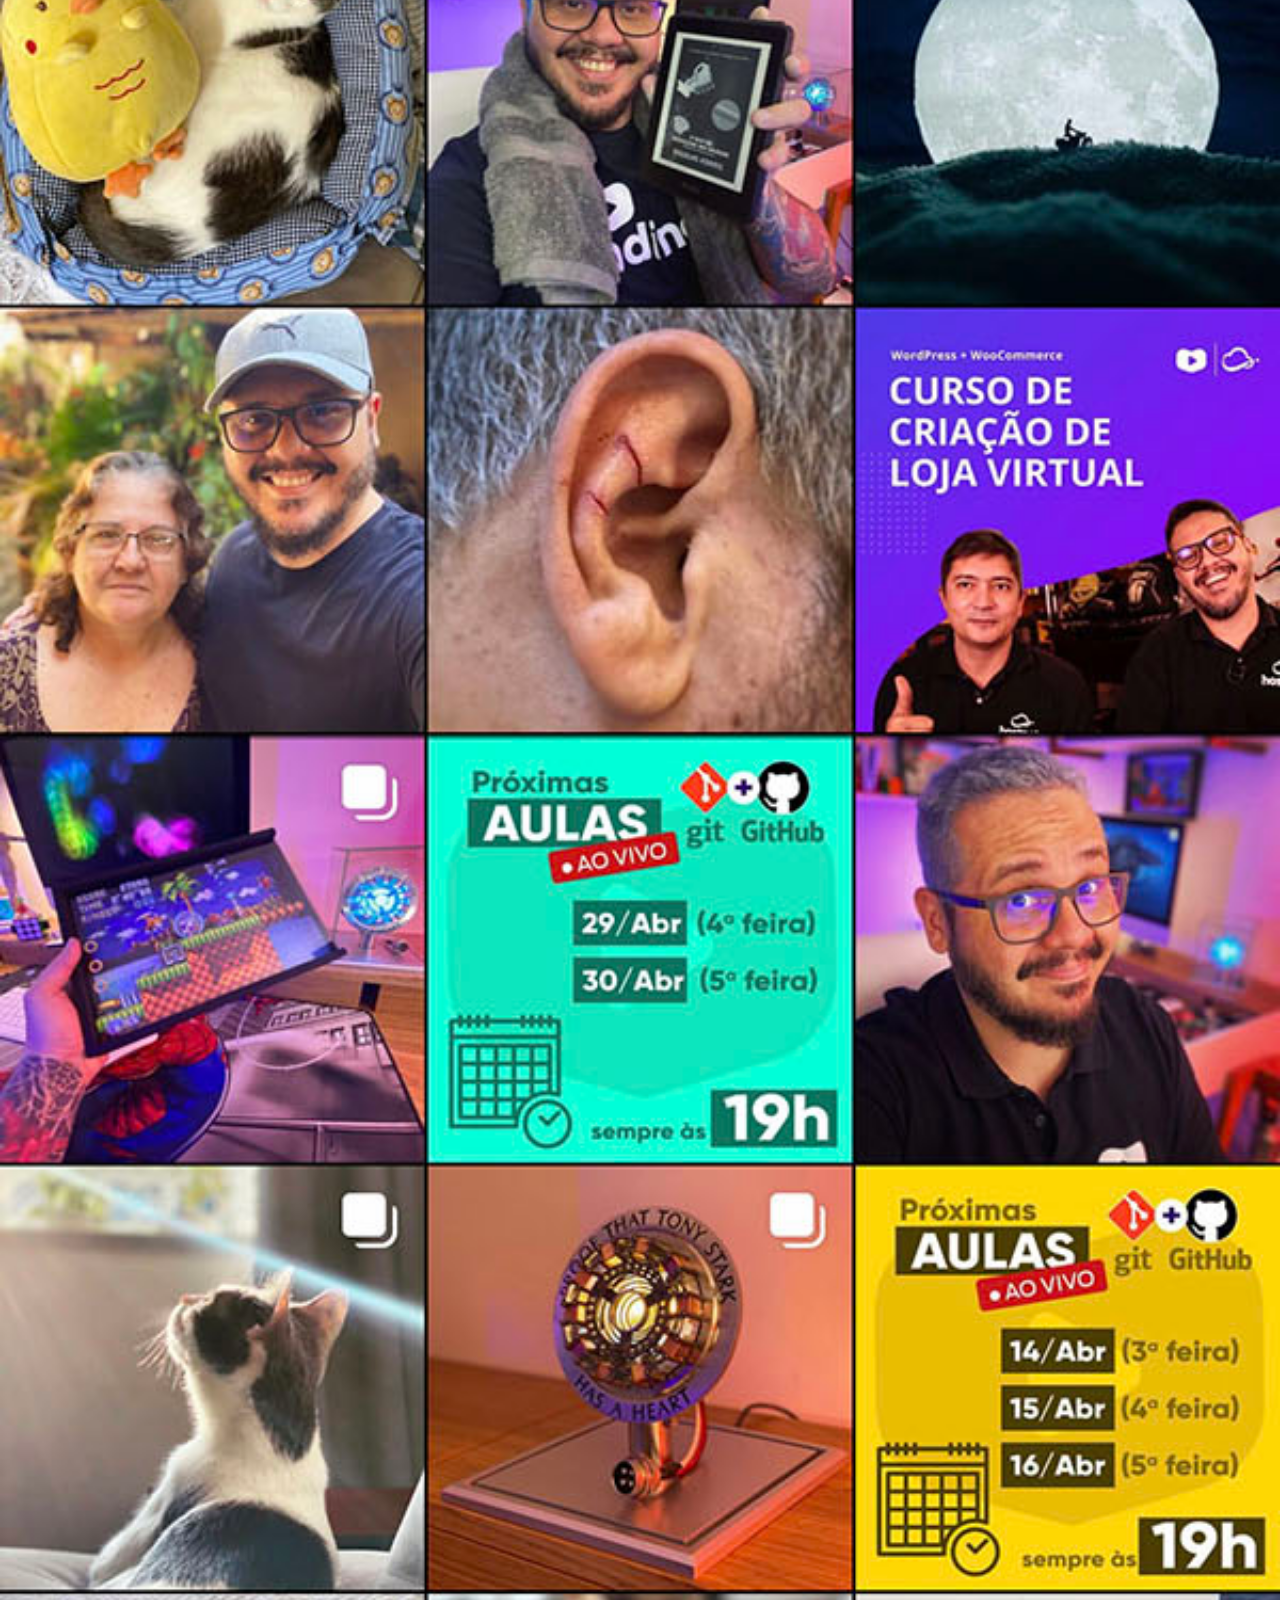
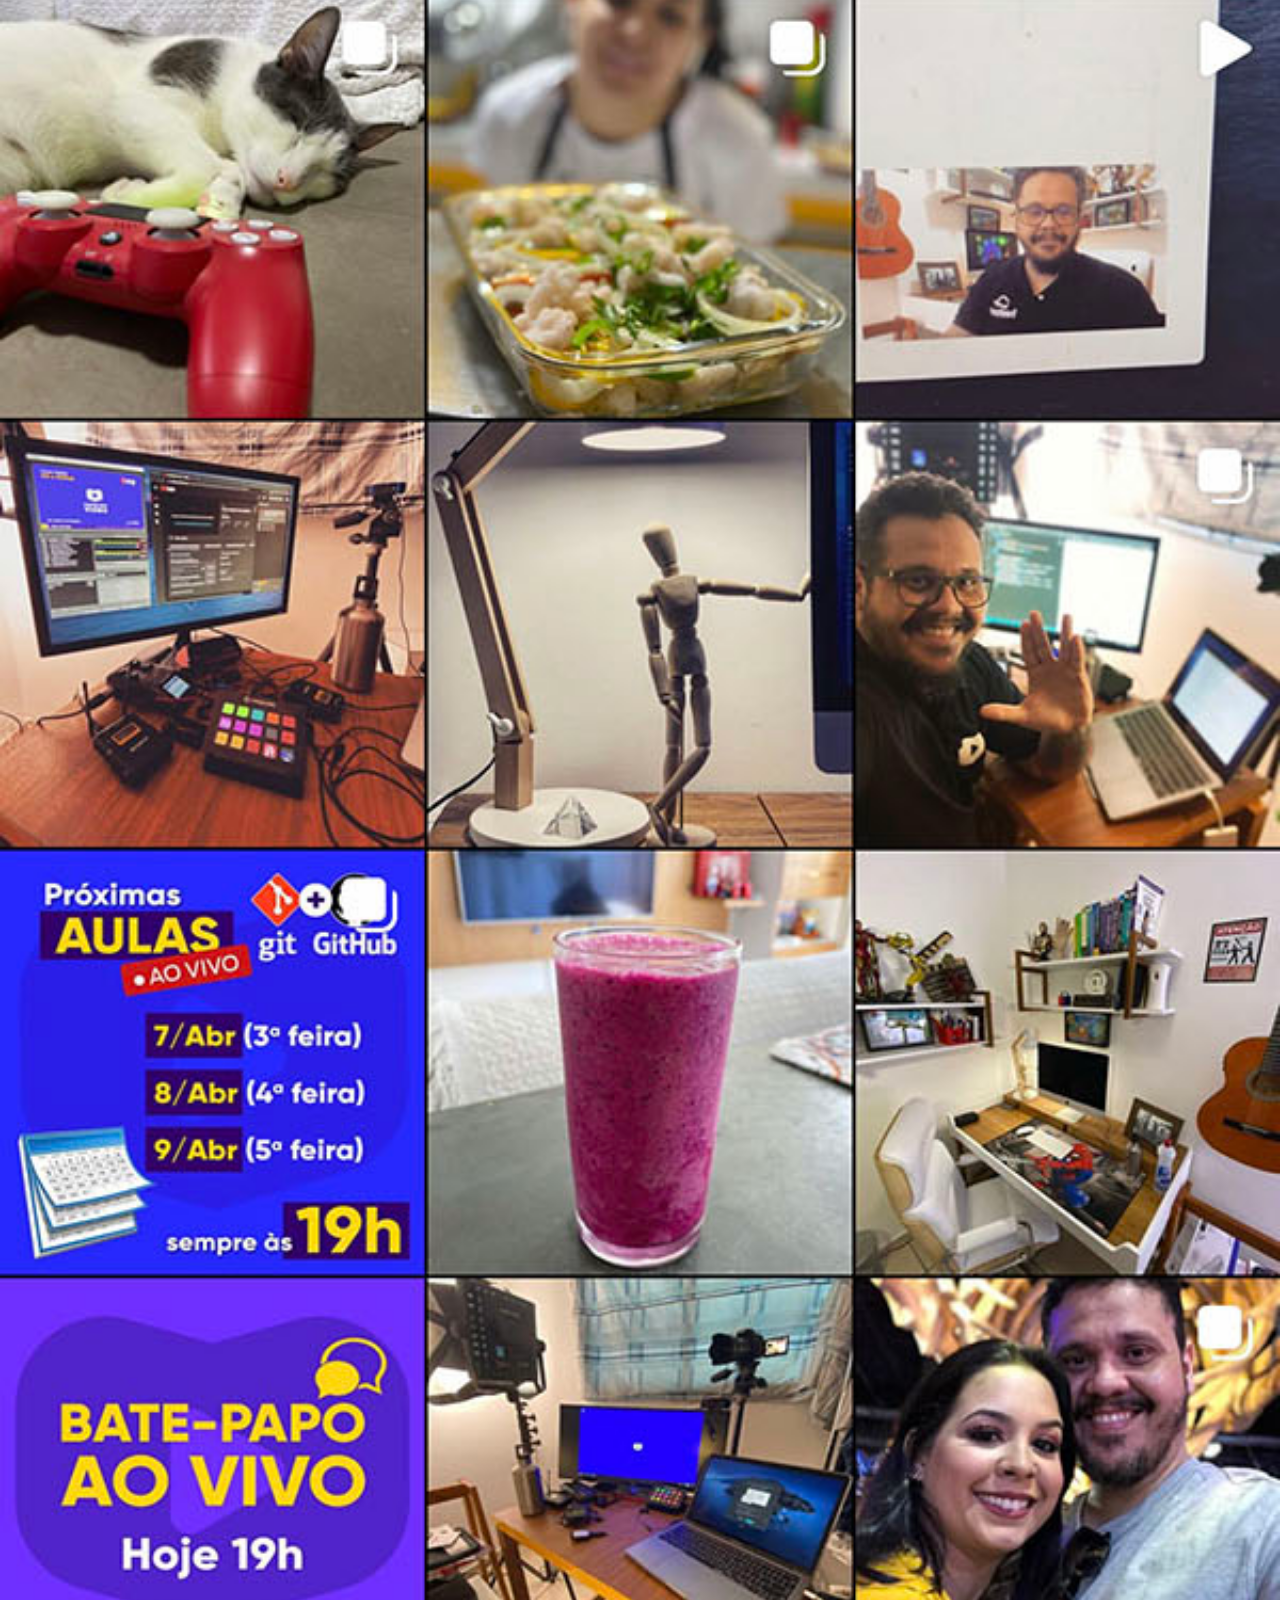
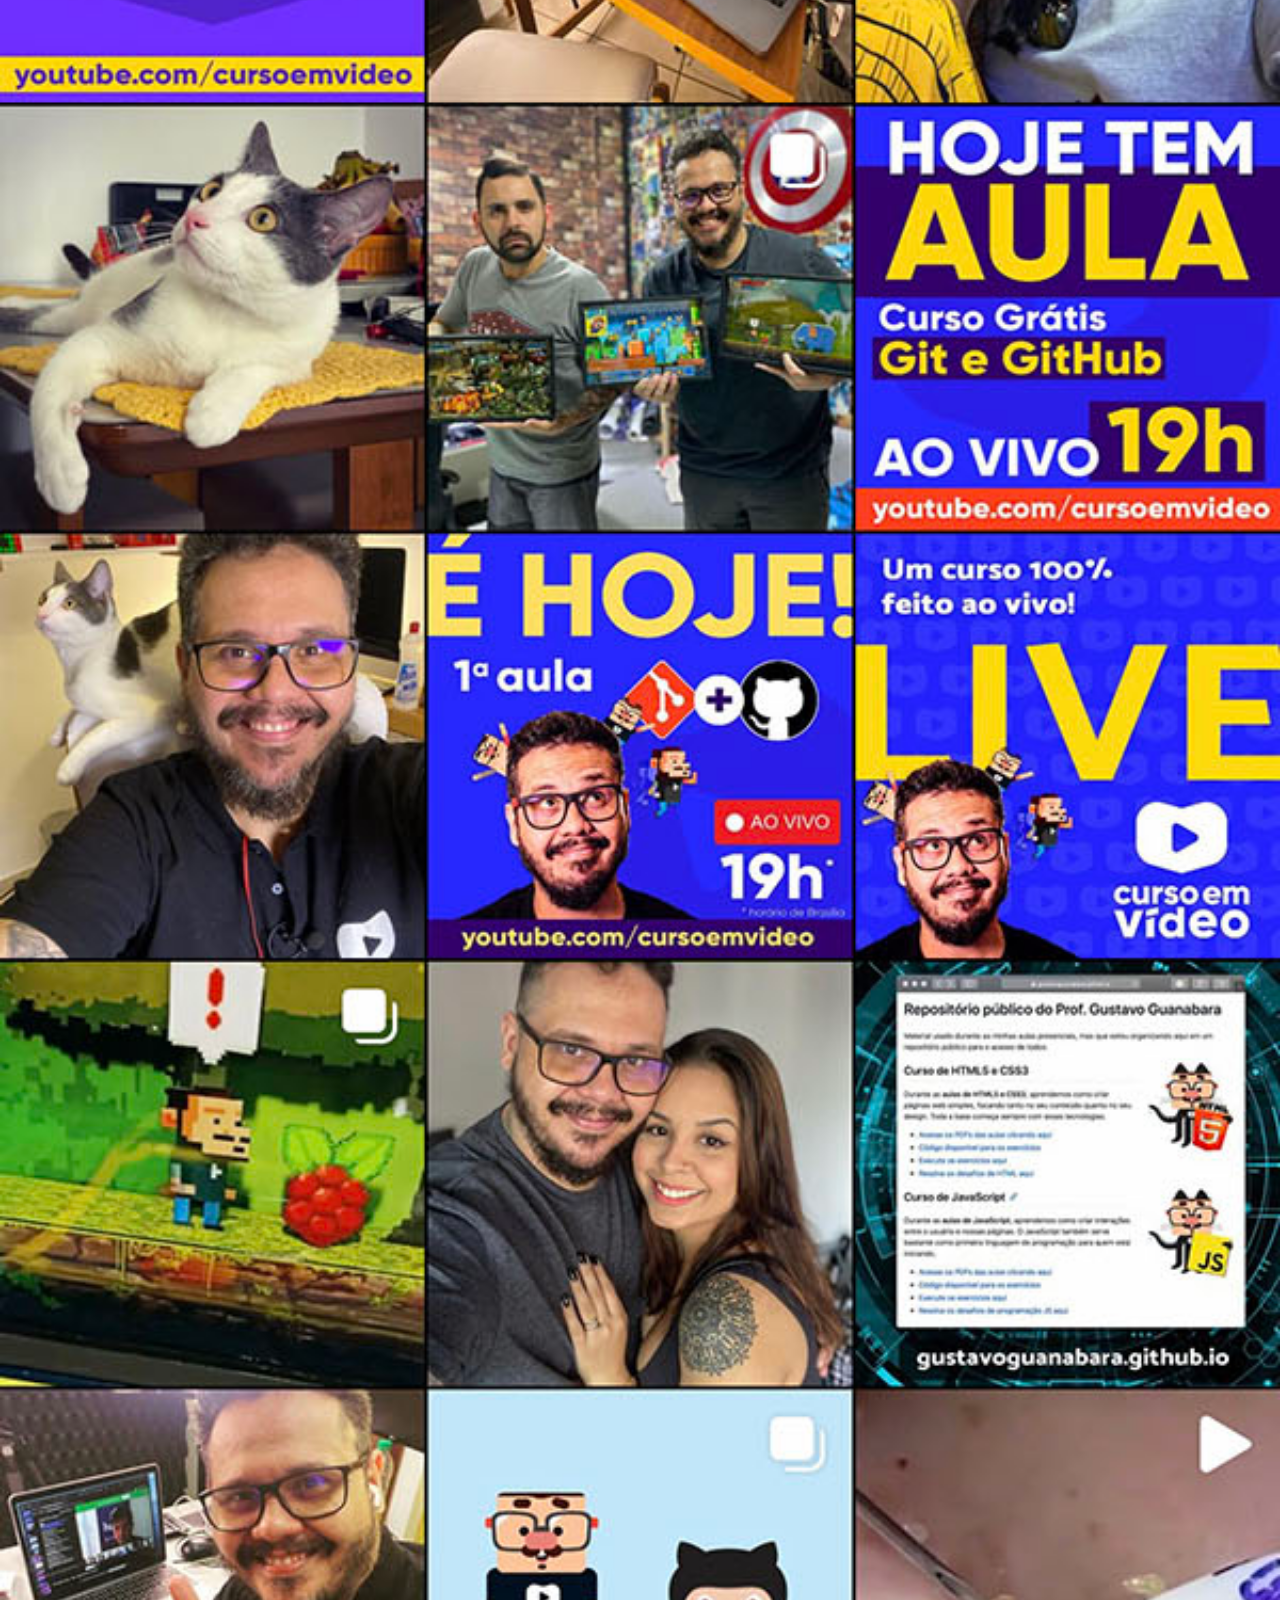
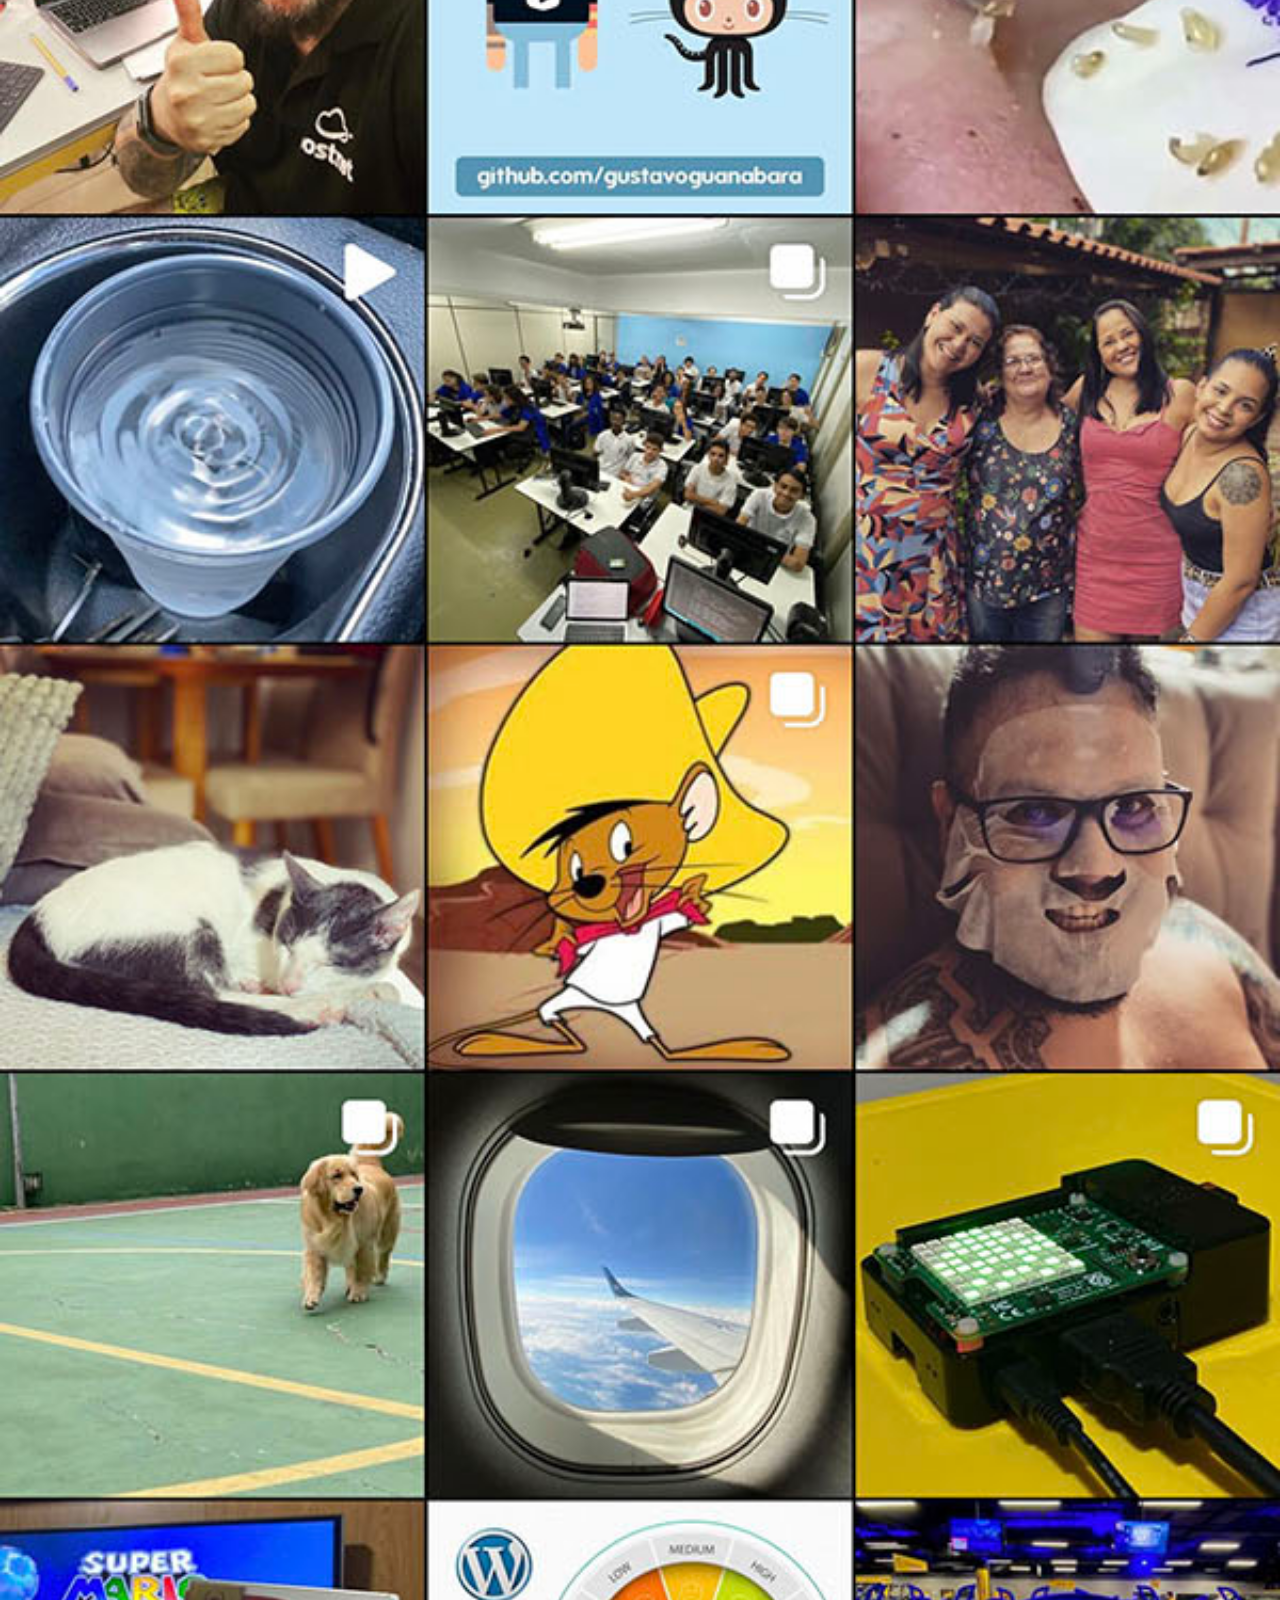
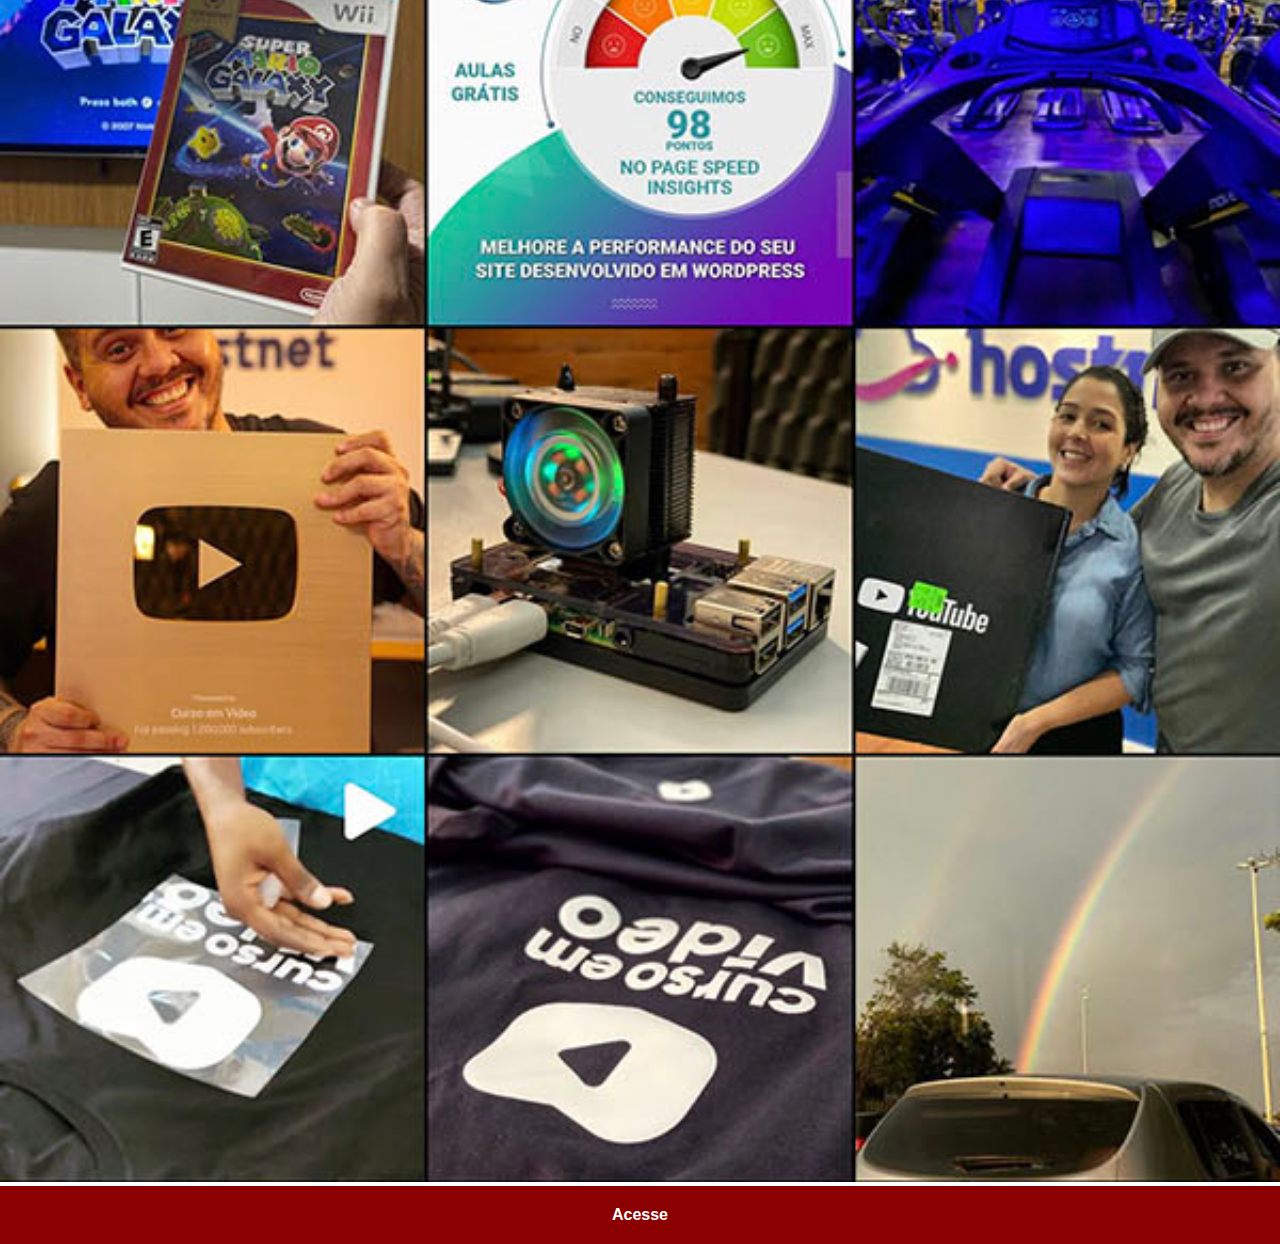
<file: instagram.html>
<!DOCTYPE html>
<html lang="pt-br">
<head>
    <meta charset="UTF-8">
    <meta http-equiv="X-UA-Compatible" content="IE=edge">
    <meta name="viewport" content="width=device-width, initial-scale=1.0">
    <link rel="stylesheet" href="estilos/social.css">
    <title>Instagram</title>
</head>
<body>
    <img src="imagens/tela-instagram.jpg" alt="">
    <a href="https://www.instagram.com/gustavoguanabar/" target="_blank">Acesse</a>
</body>
</html>
</file>
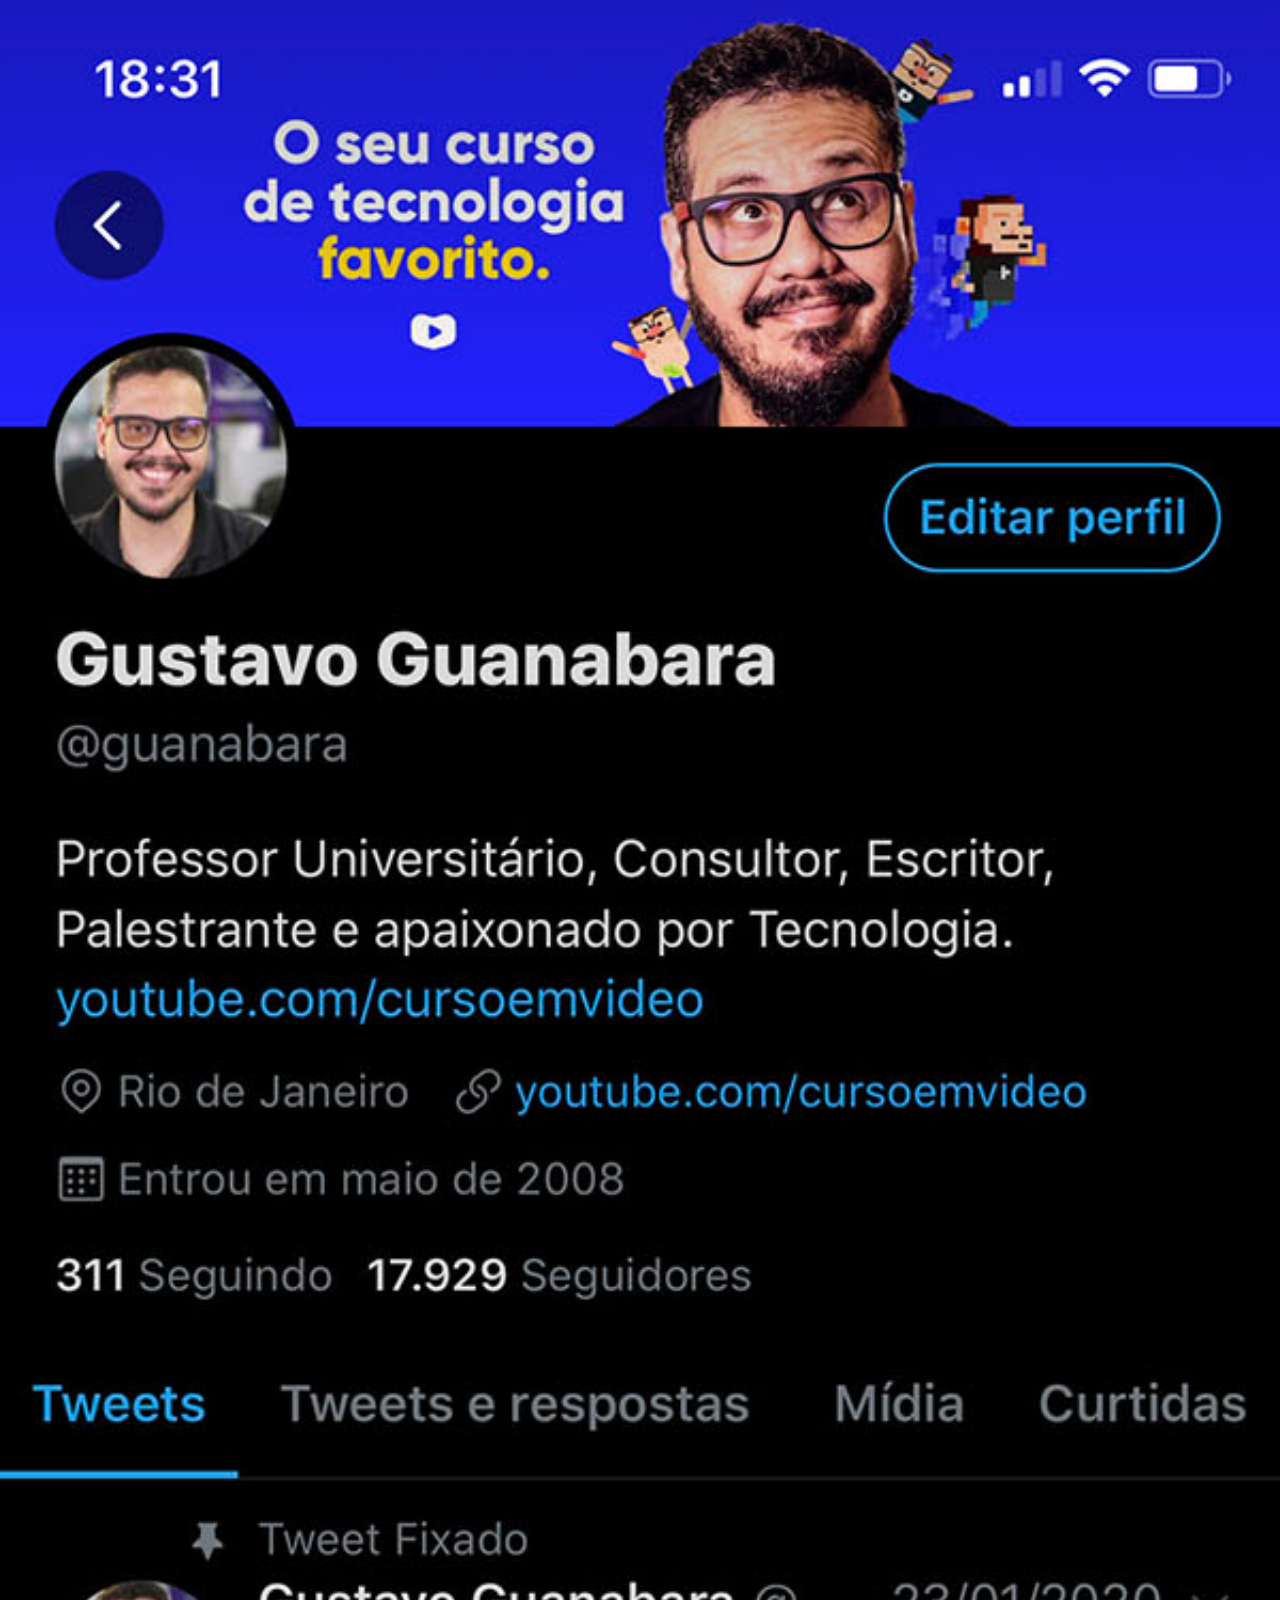
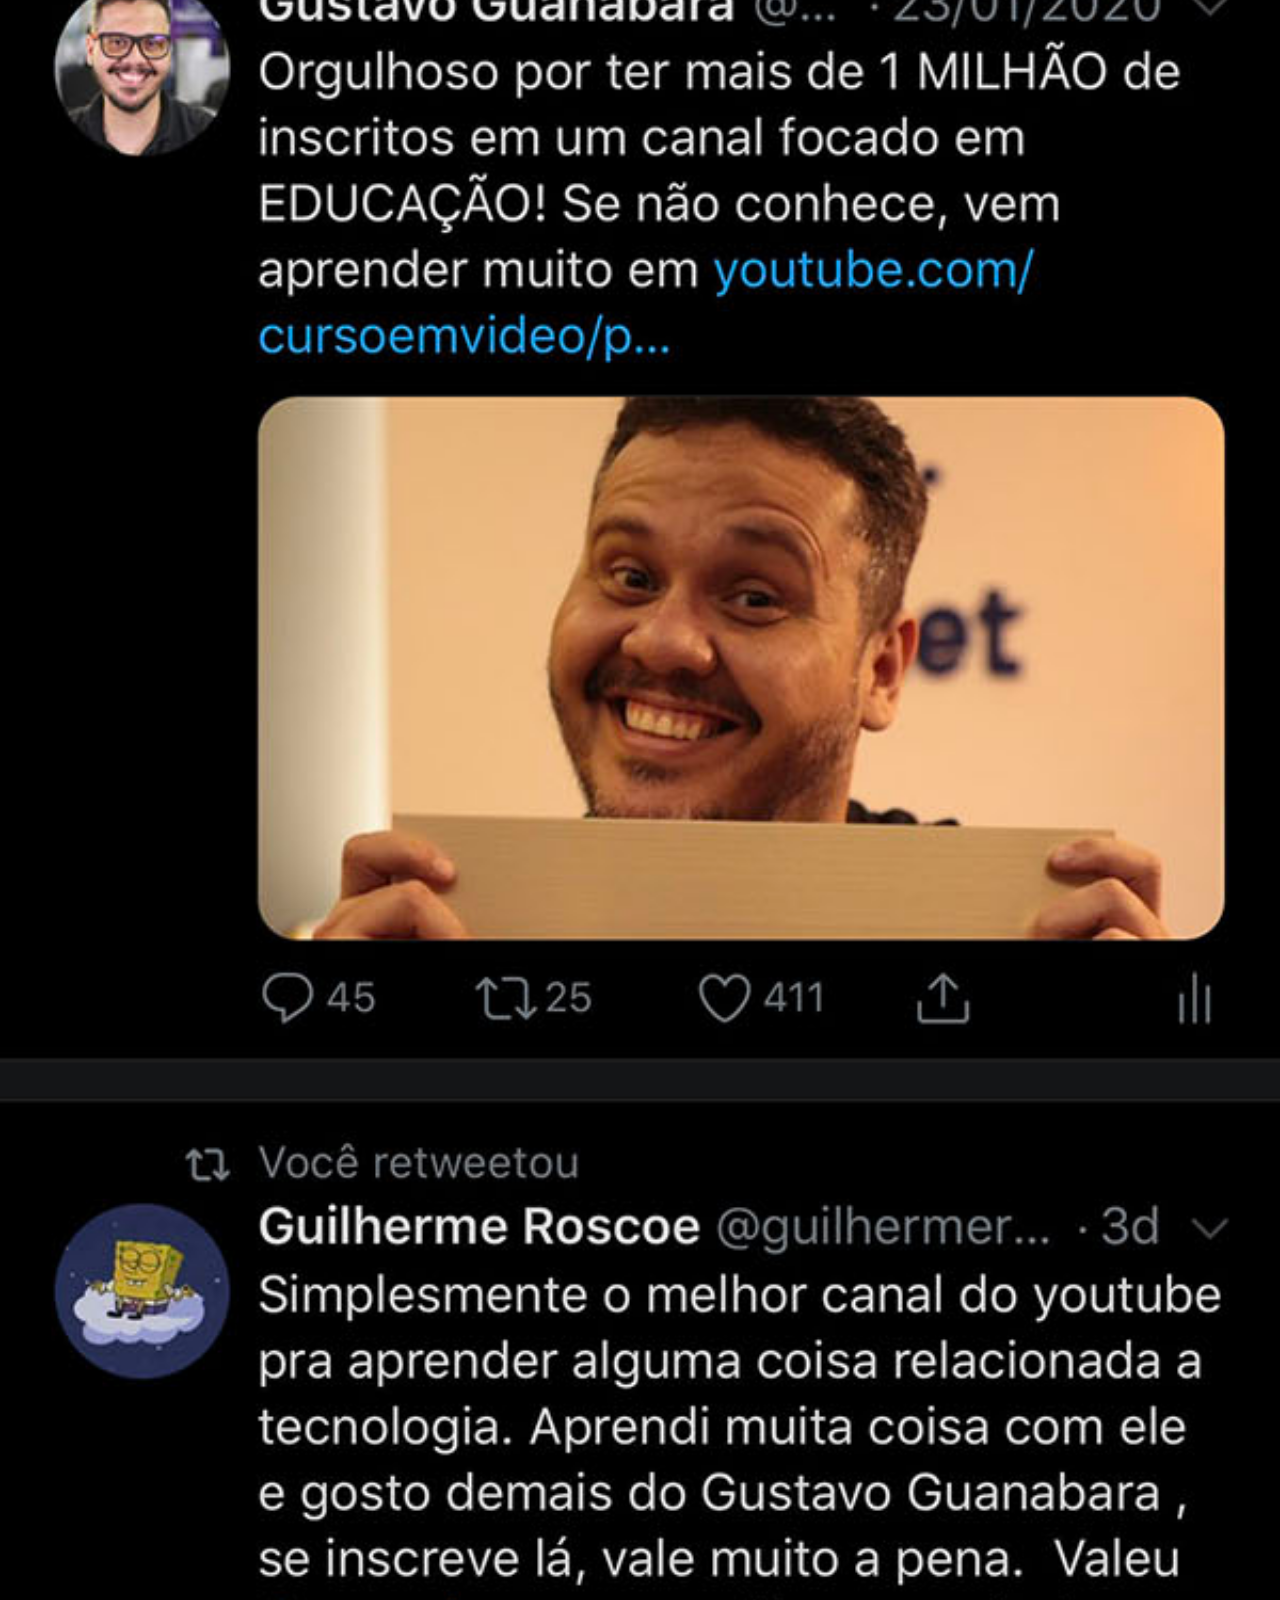
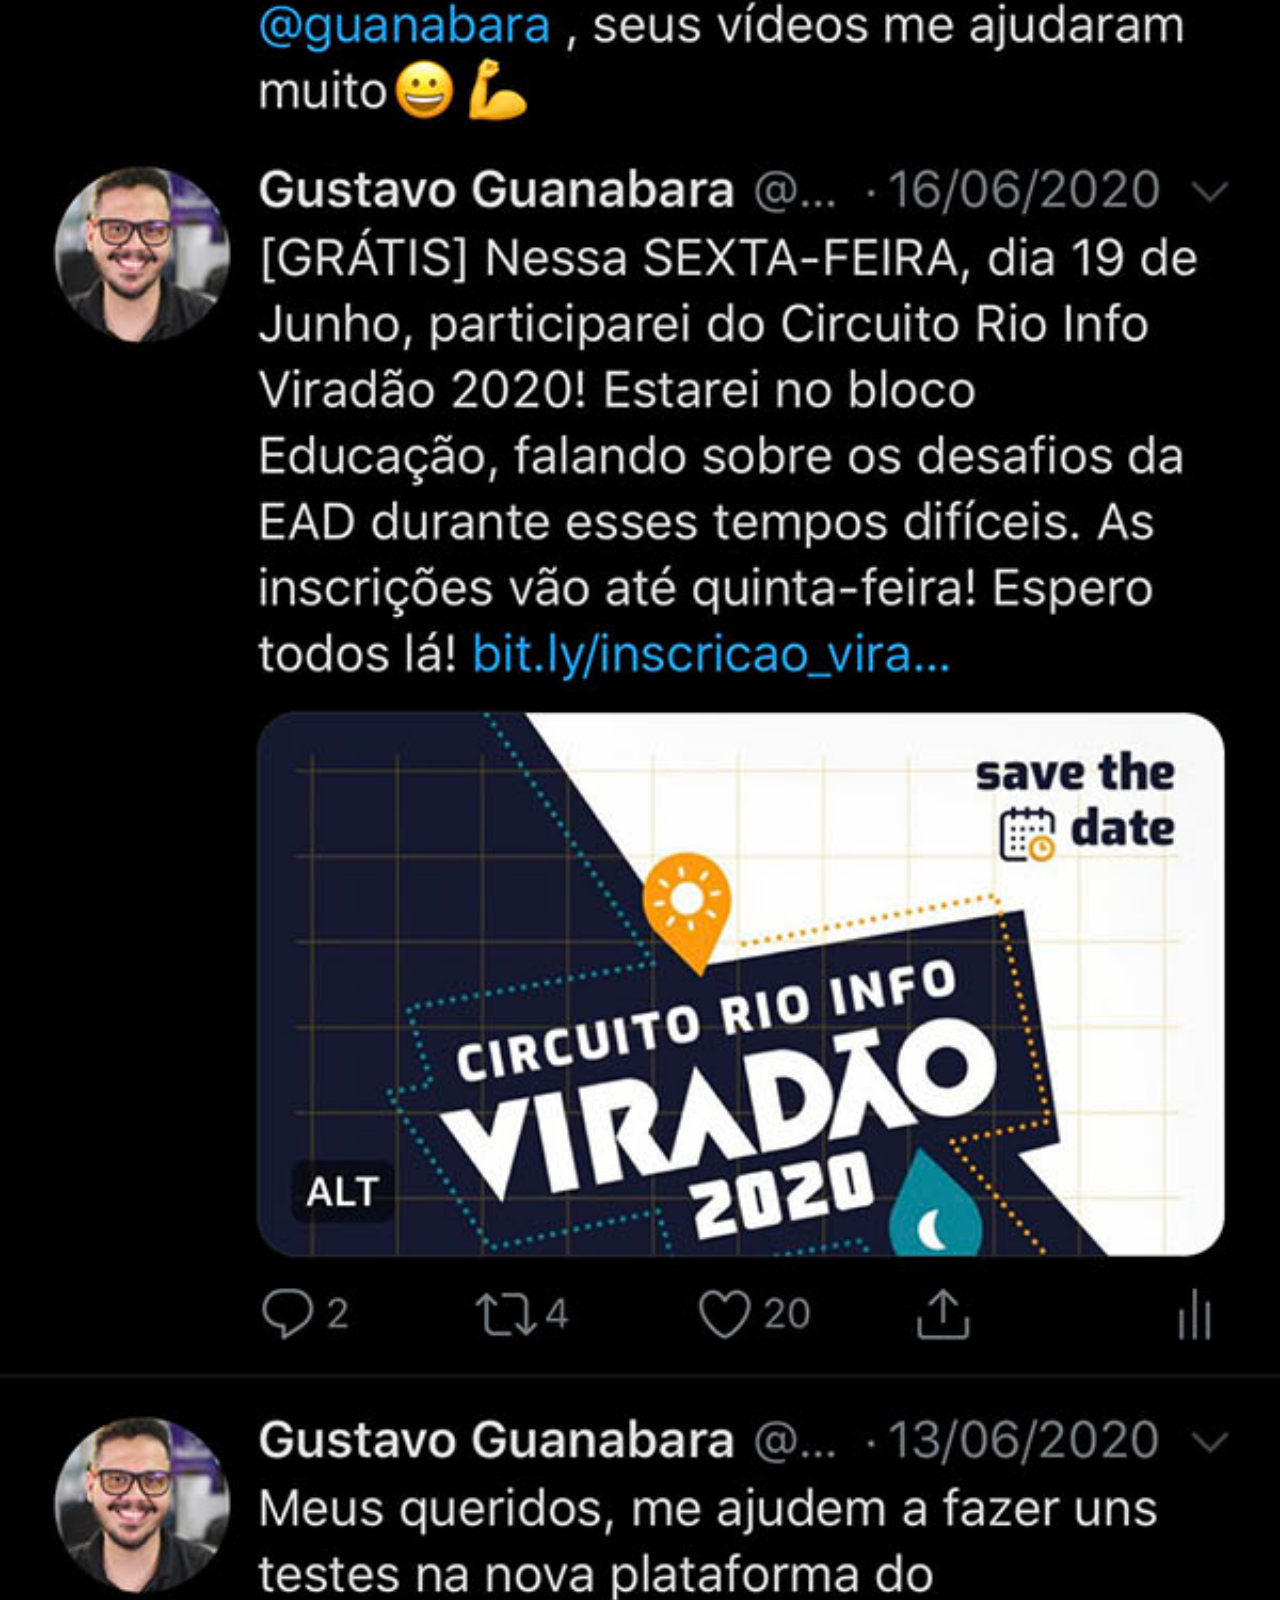
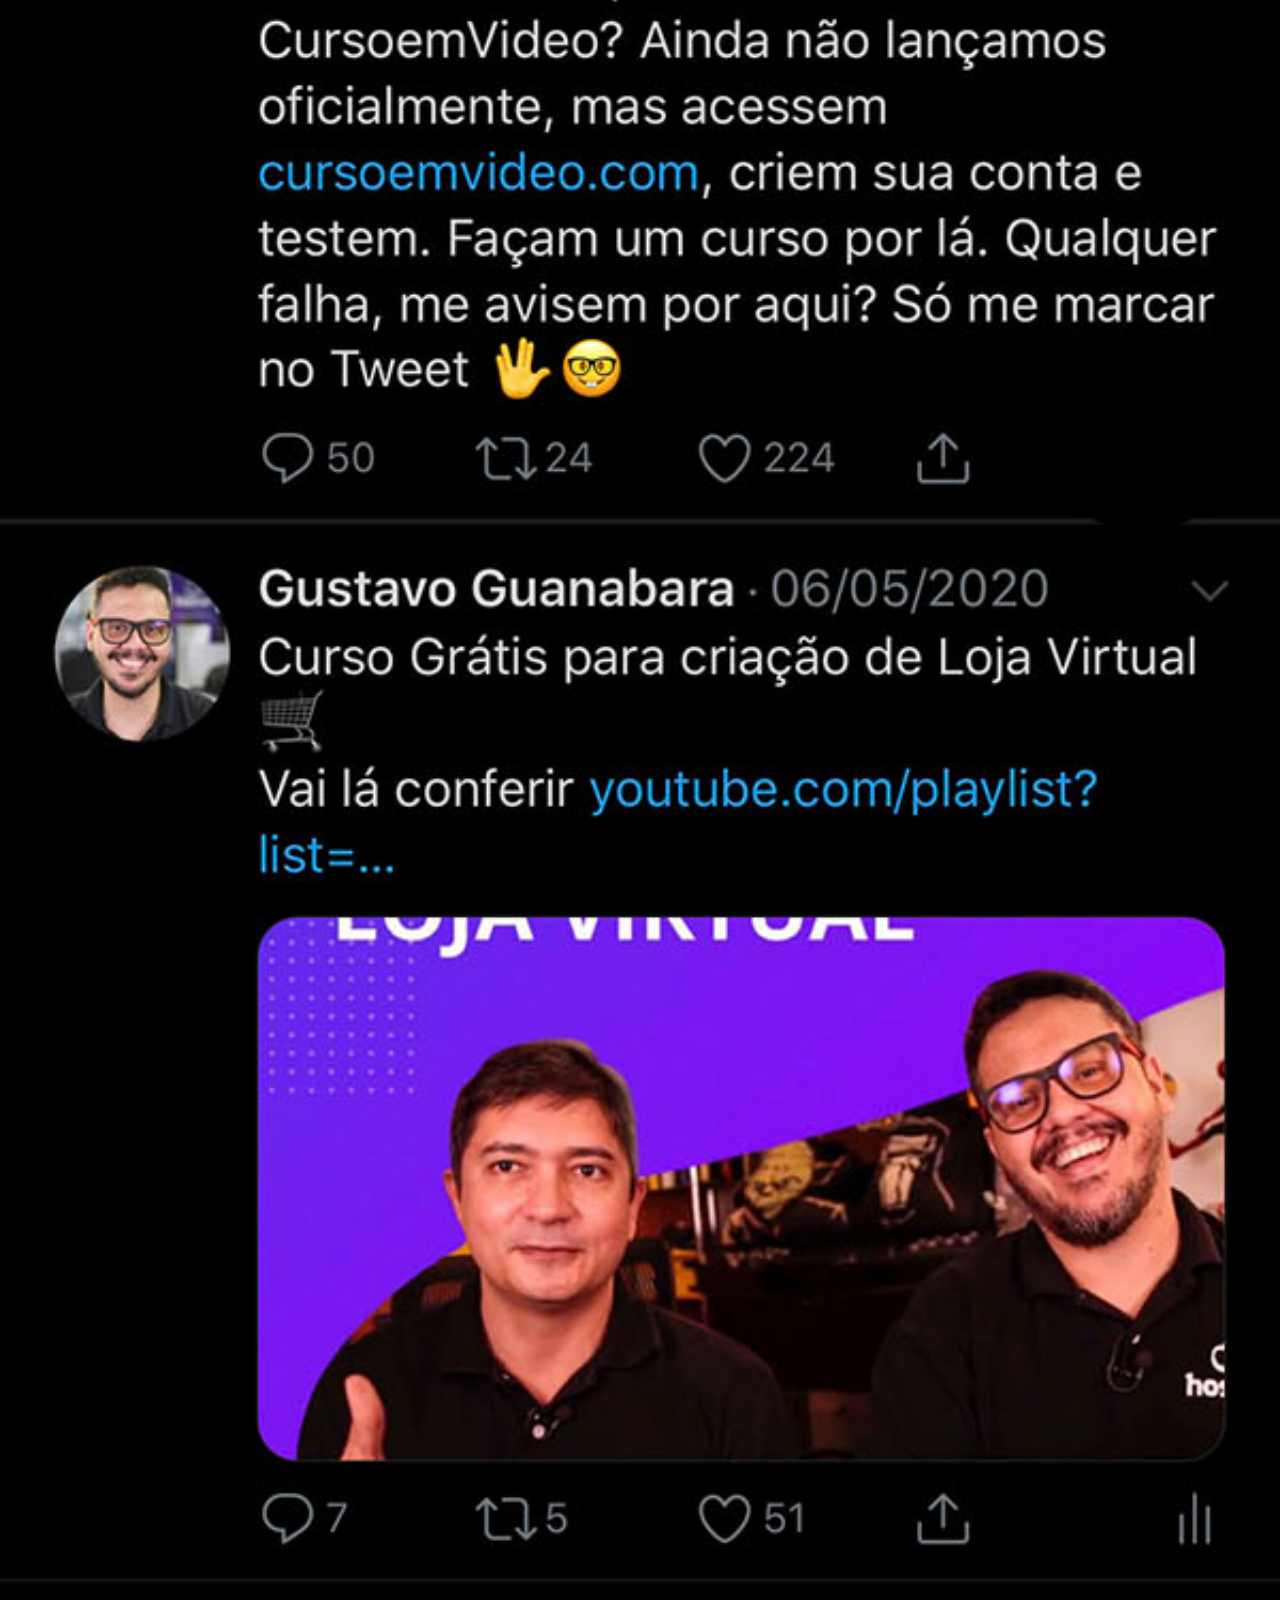
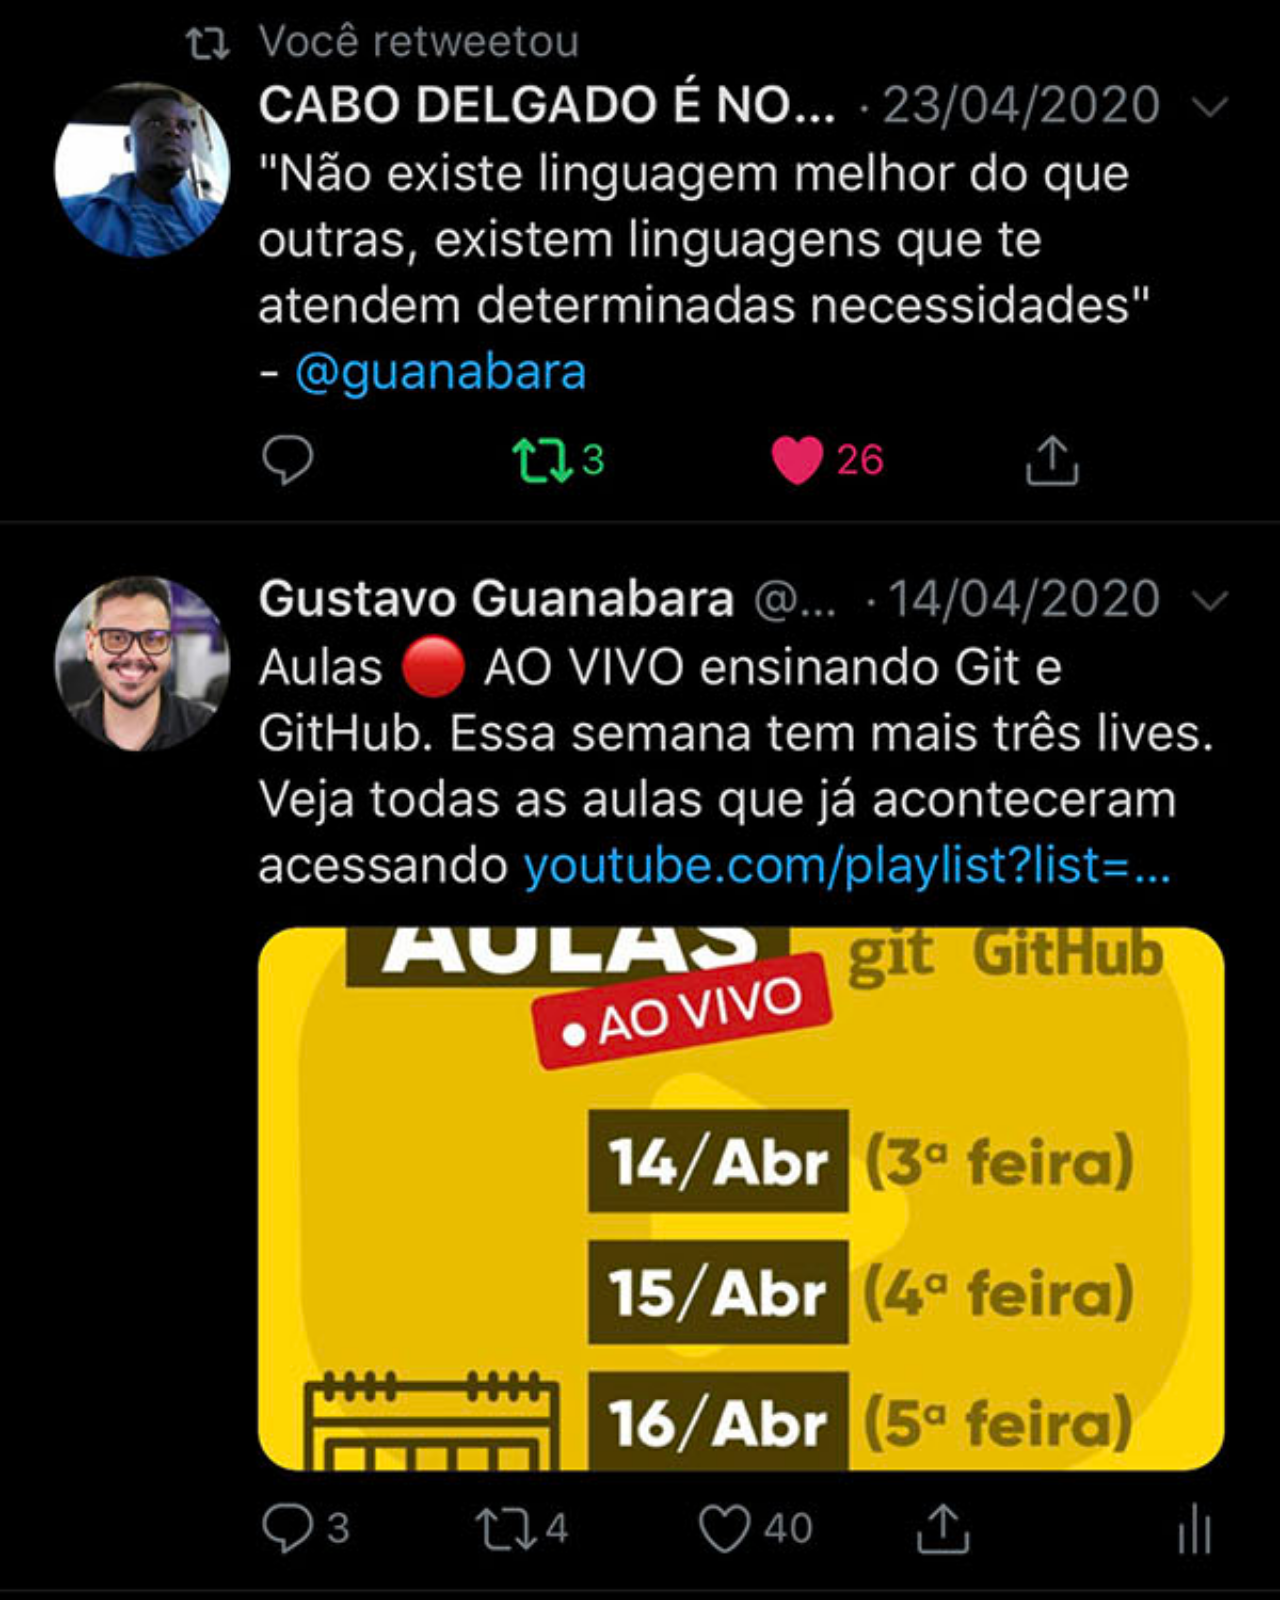
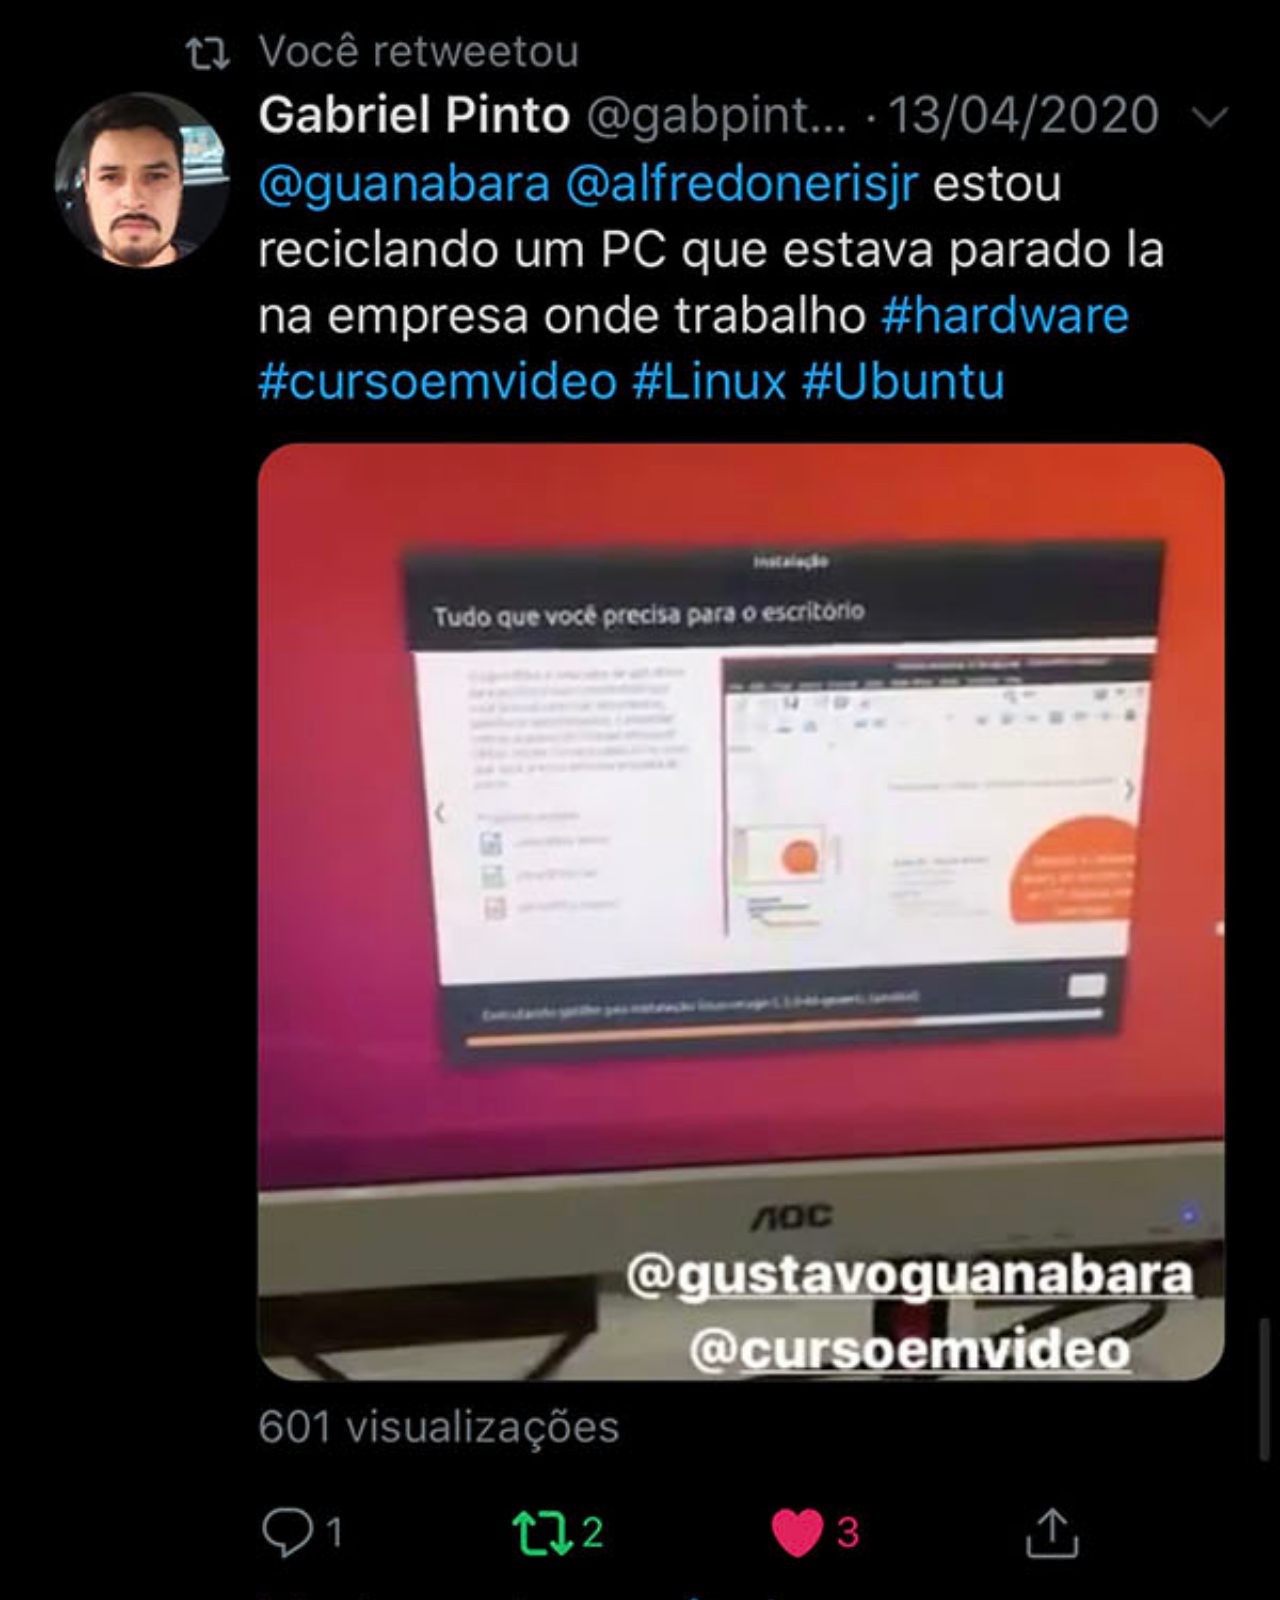
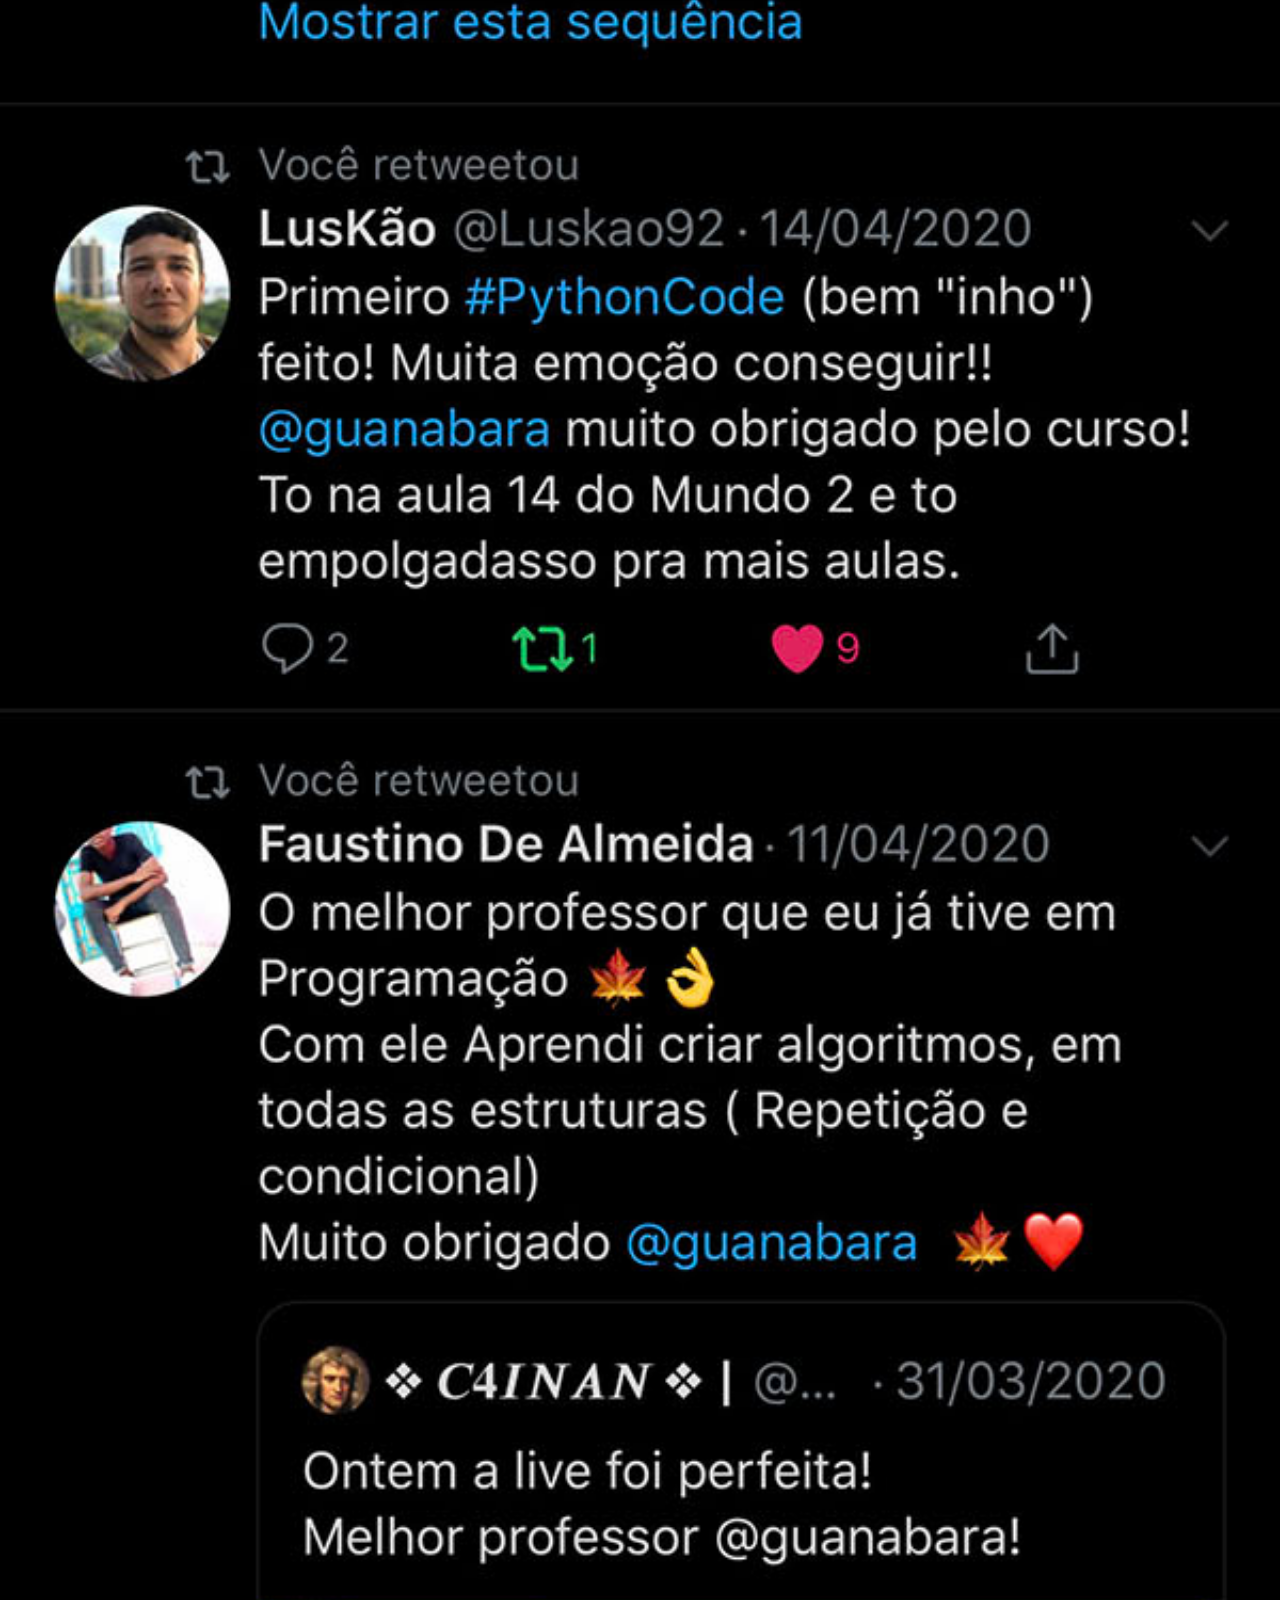
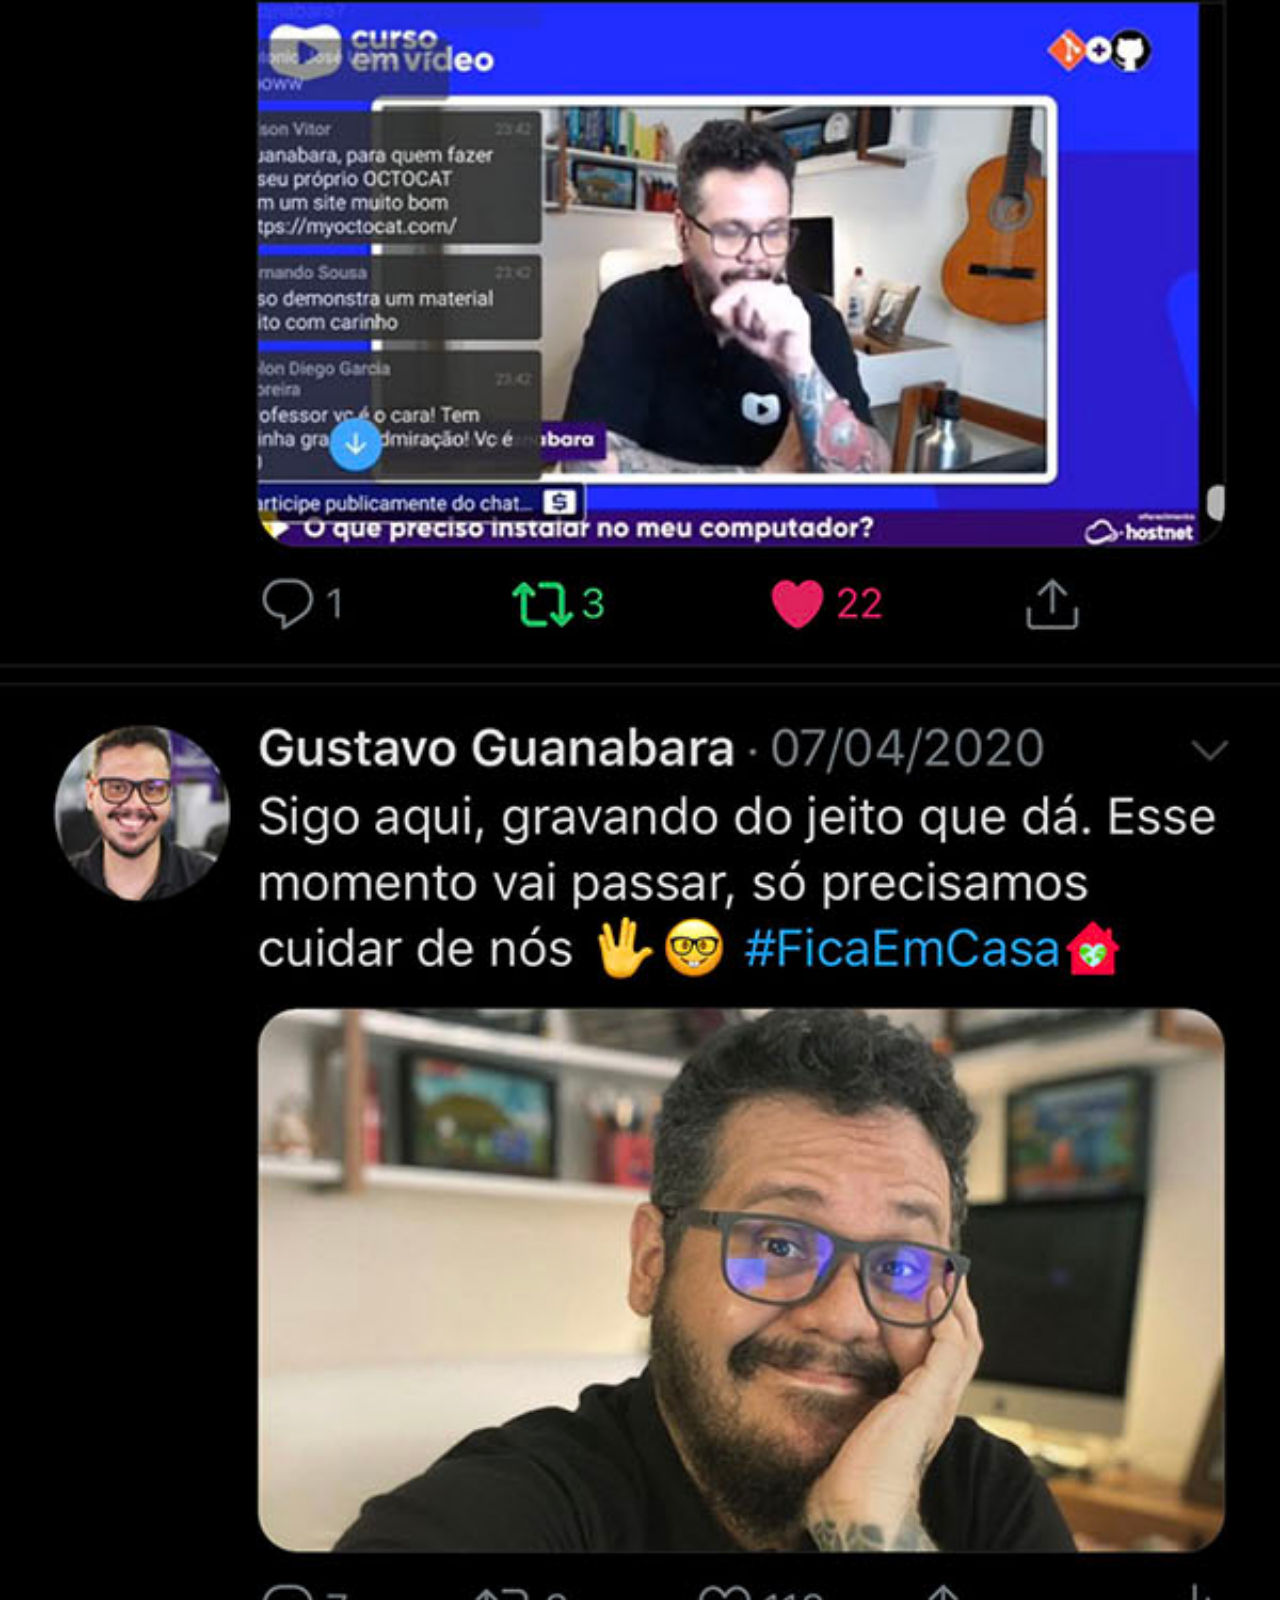
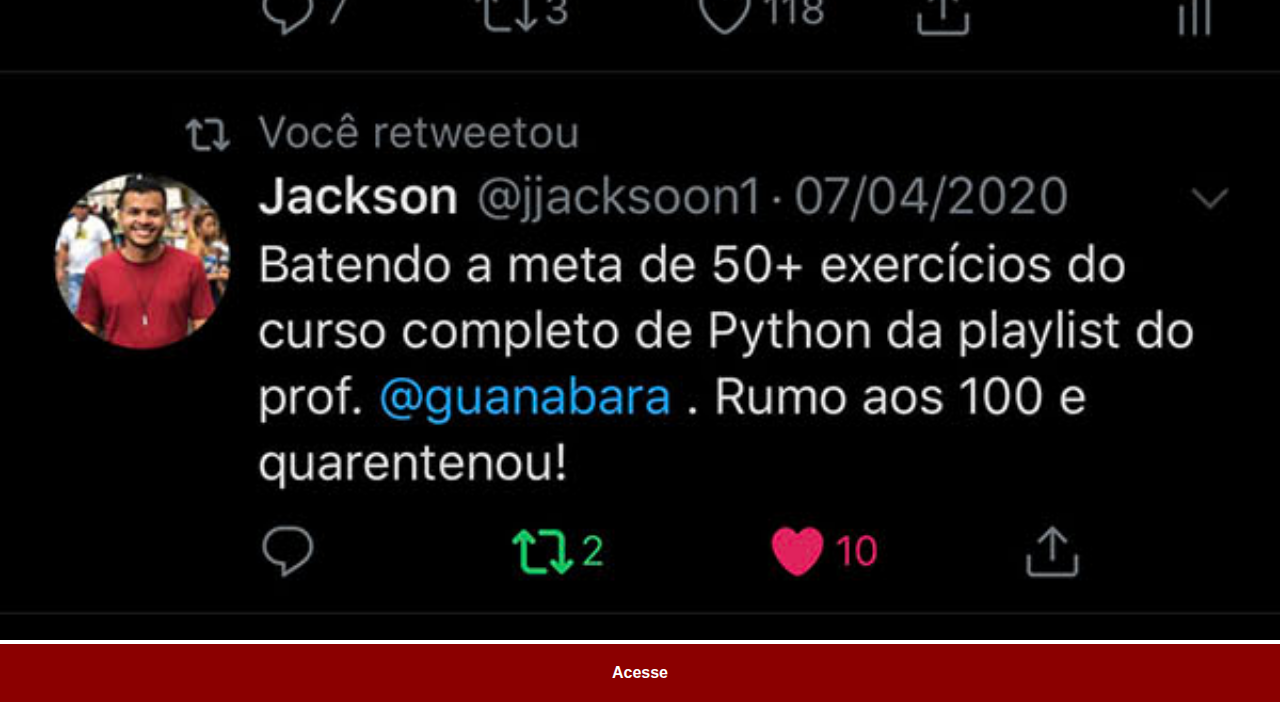
<file: twitter.html>
<!DOCTYPE html>
<html lang="pt-br">
<head>
    <meta charset="UTF-8">
    <meta http-equiv="X-UA-Compatible" content="IE=edge">
    <meta name="viewport" content="width=device-width, initial-scale=1.0">
    <link rel="stylesheet" href="estilos/social.css">
    <title>Twitter</title>
</head>
<body>
    <img src="imagens/tela-twitter.jpg" alt="">
    <a href="https://twitter.com/twitterbrasil" target="_blank">Acesse</a>
</body>
</html>
</file>
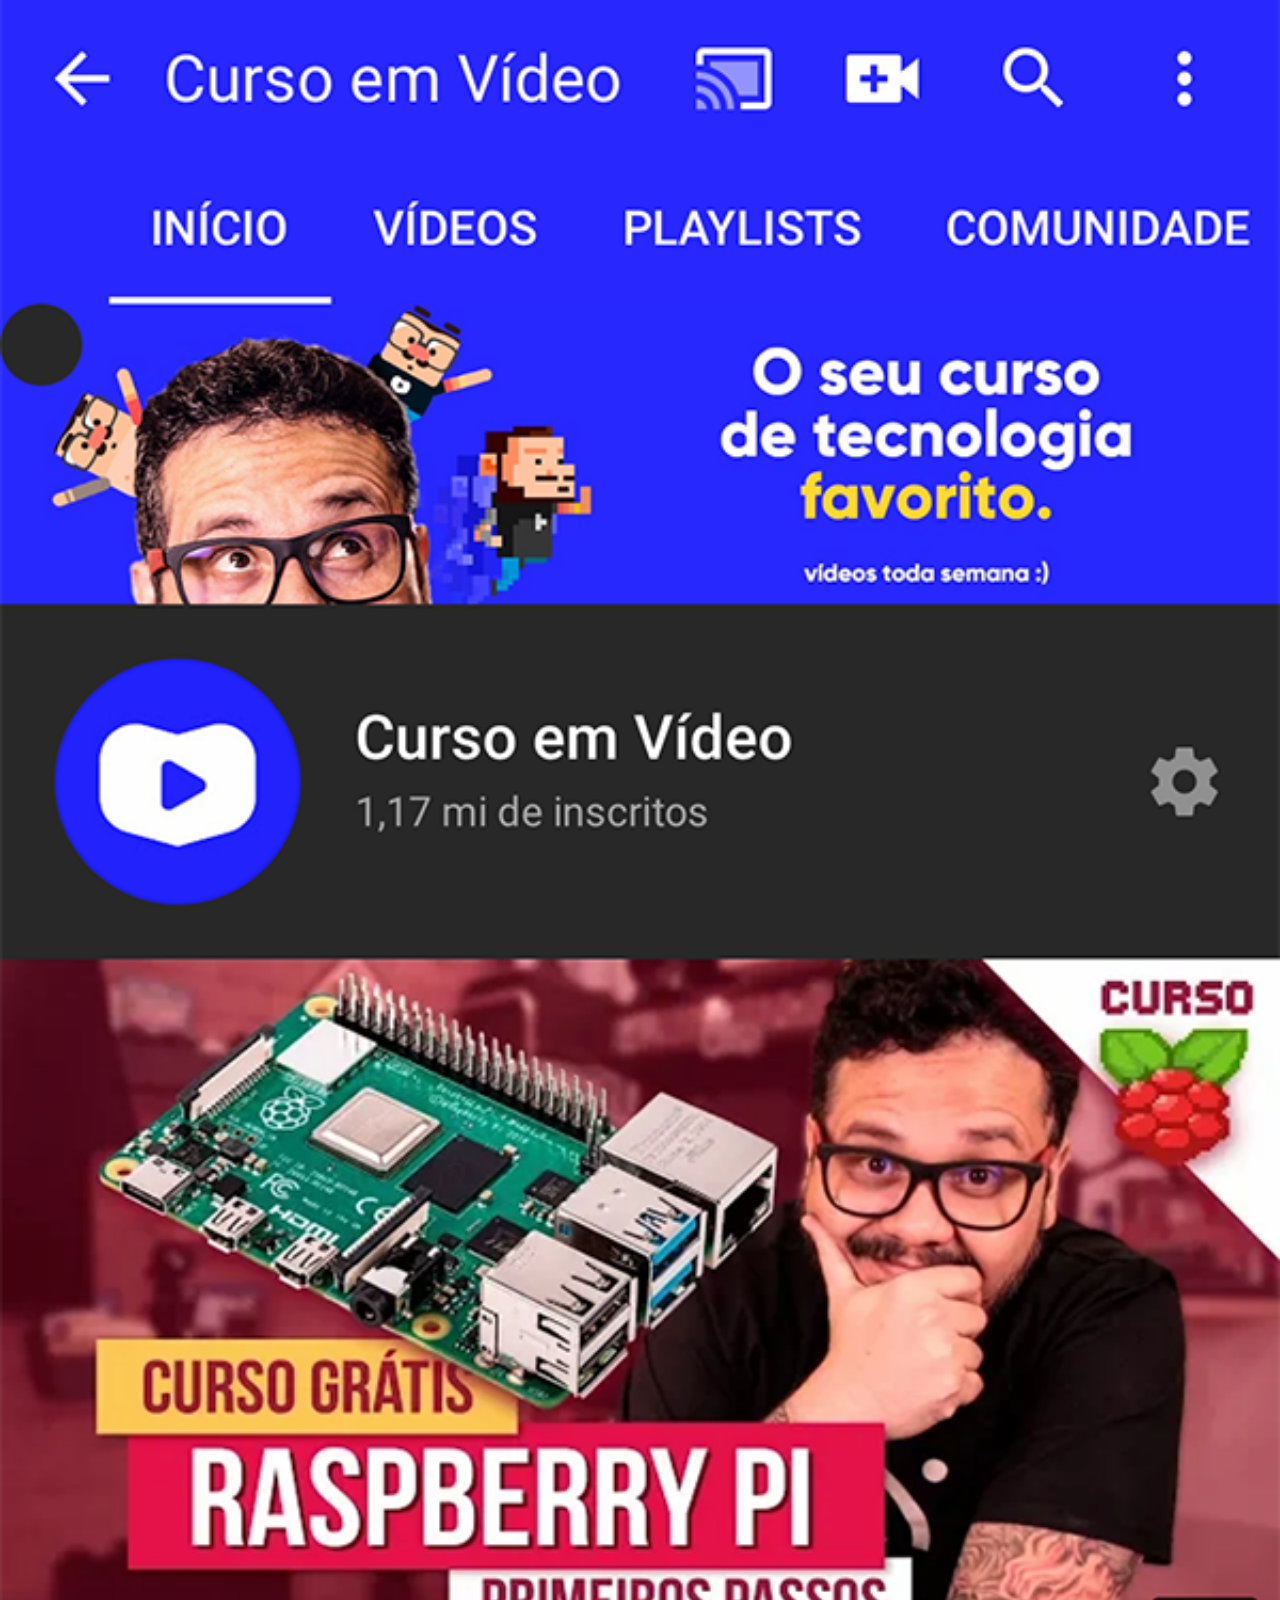
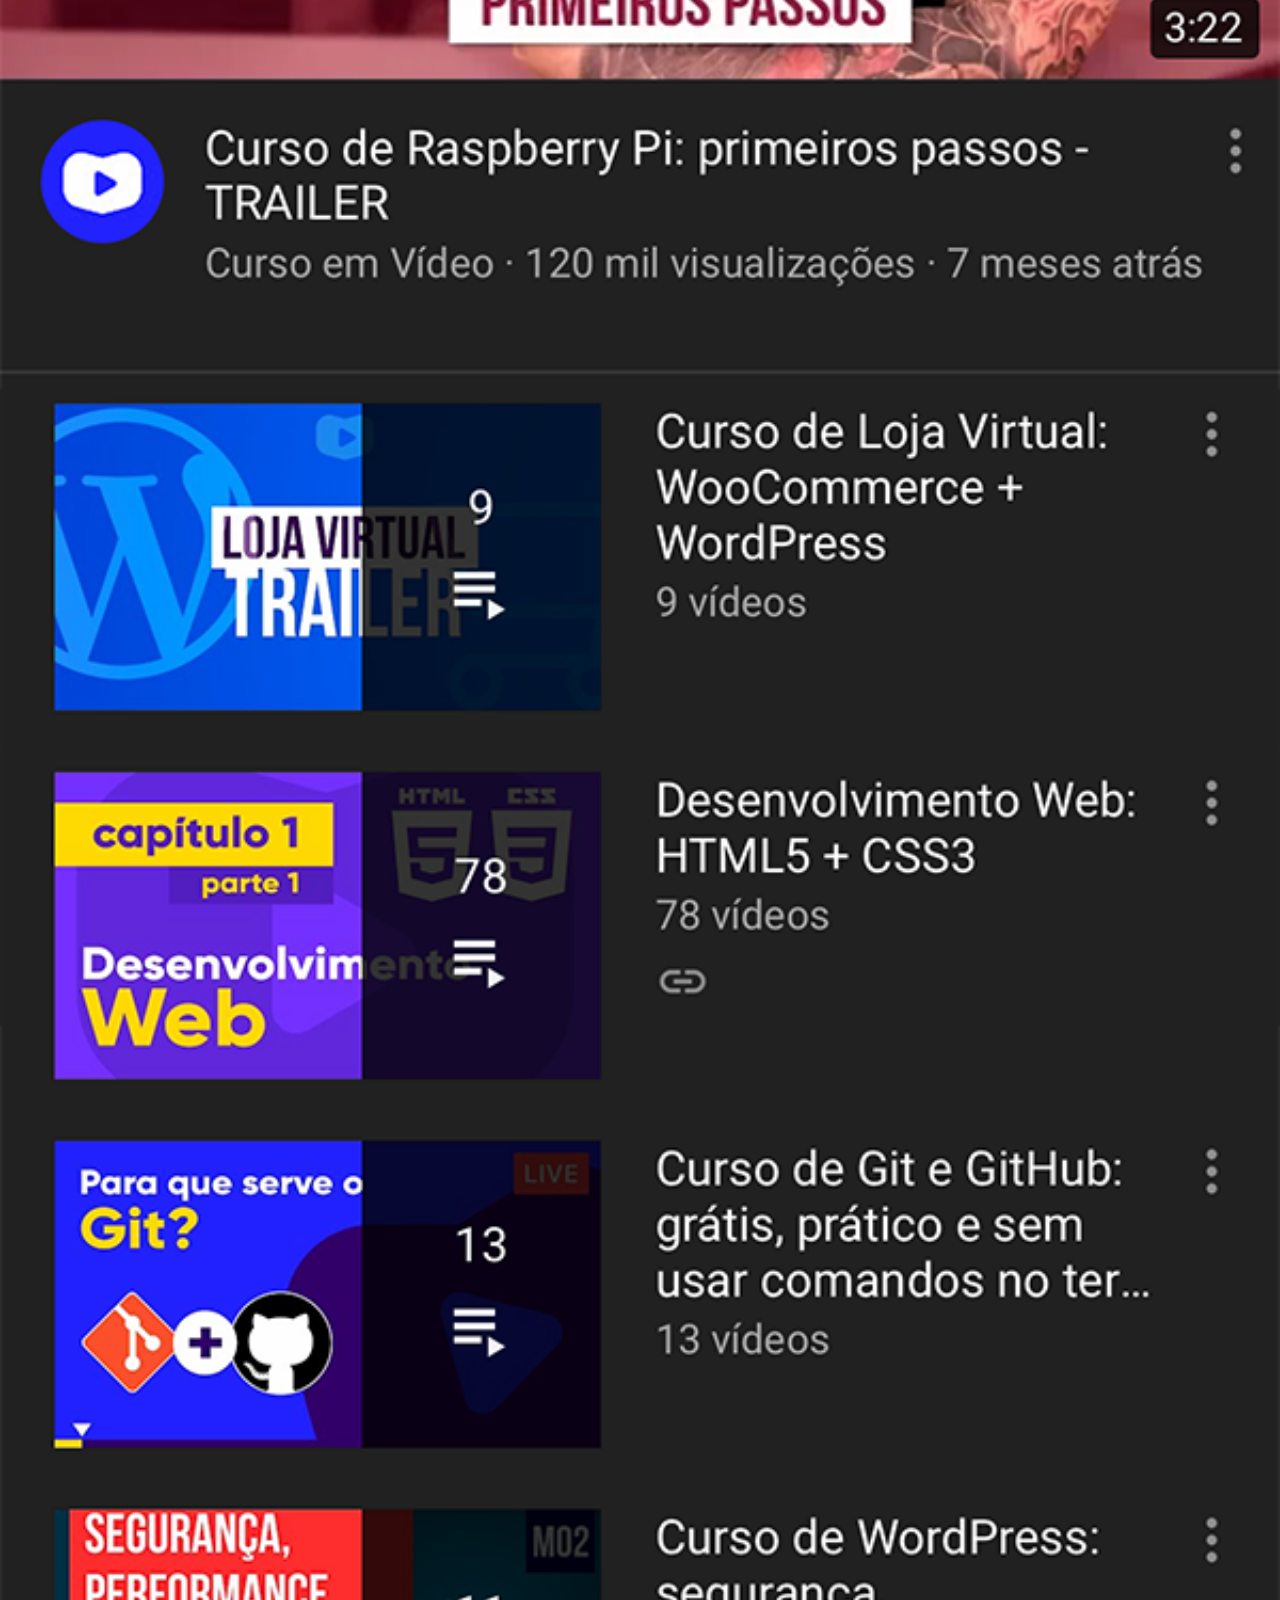
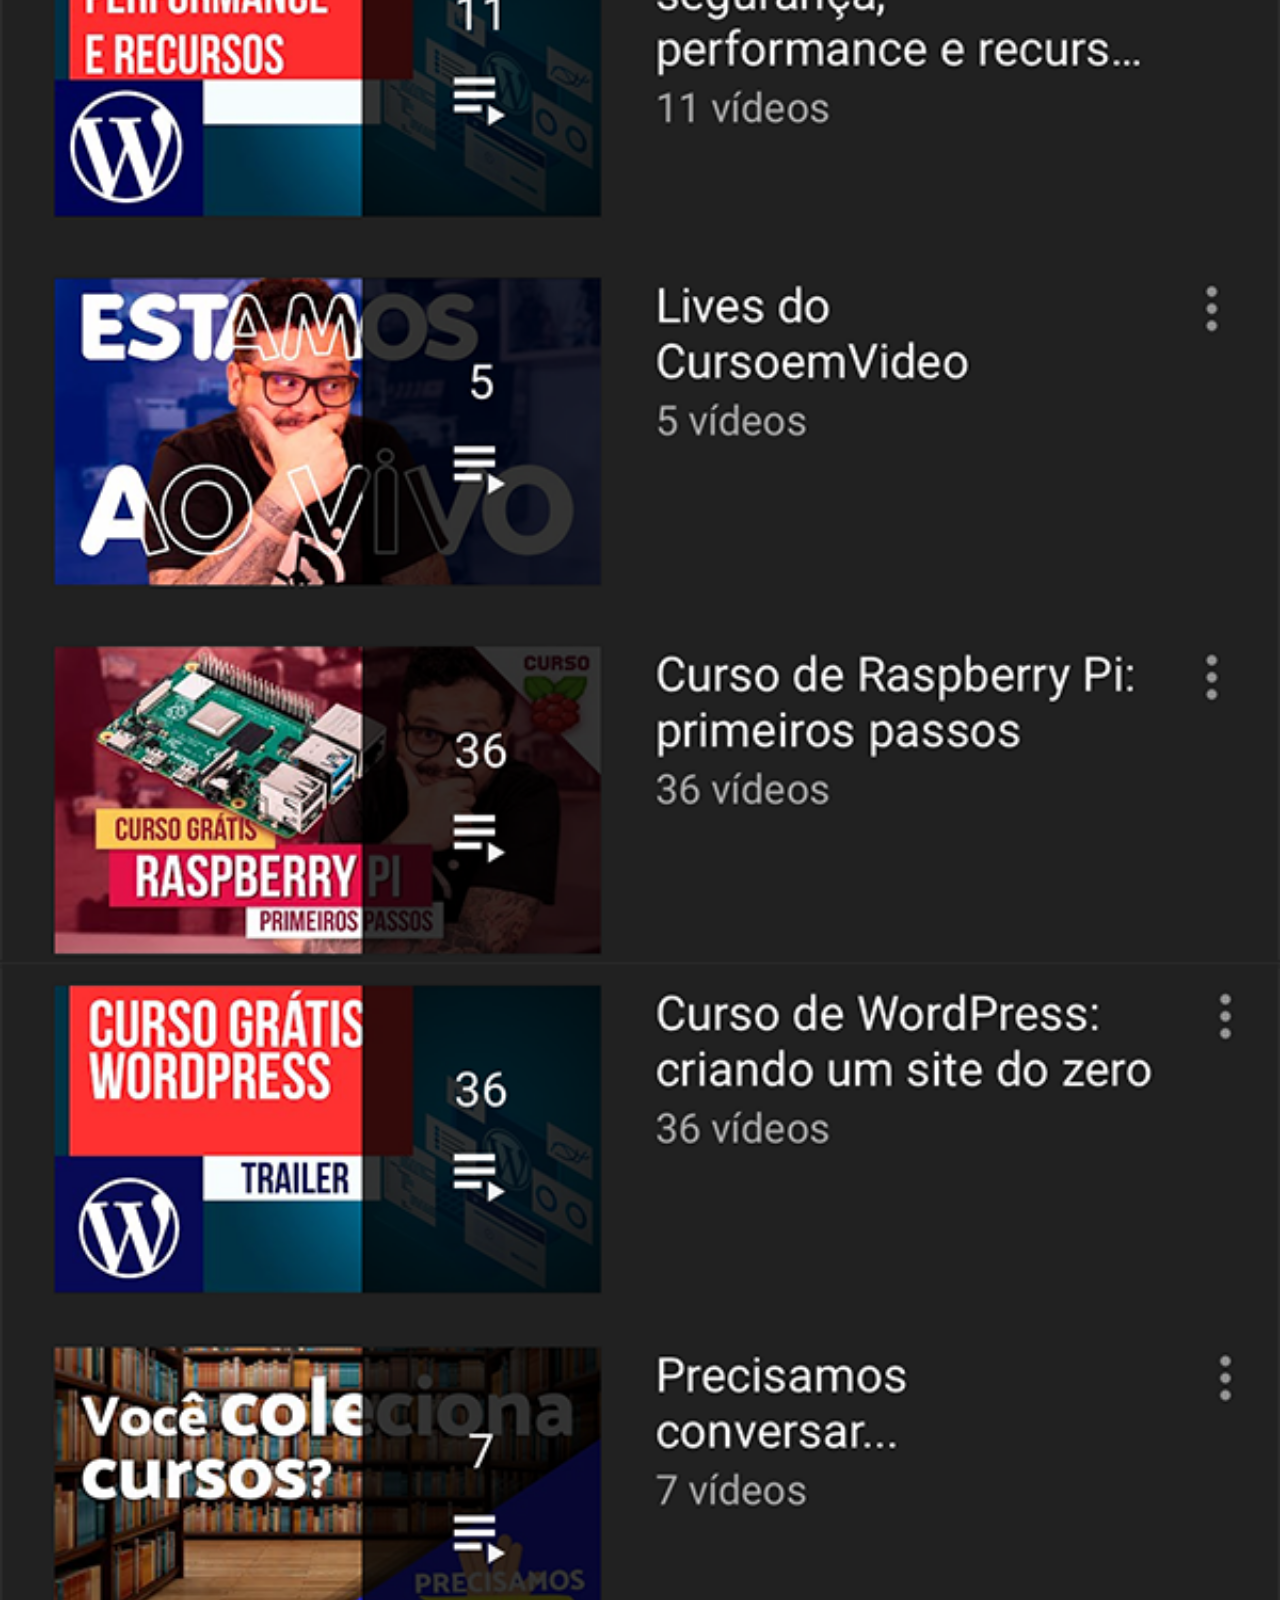
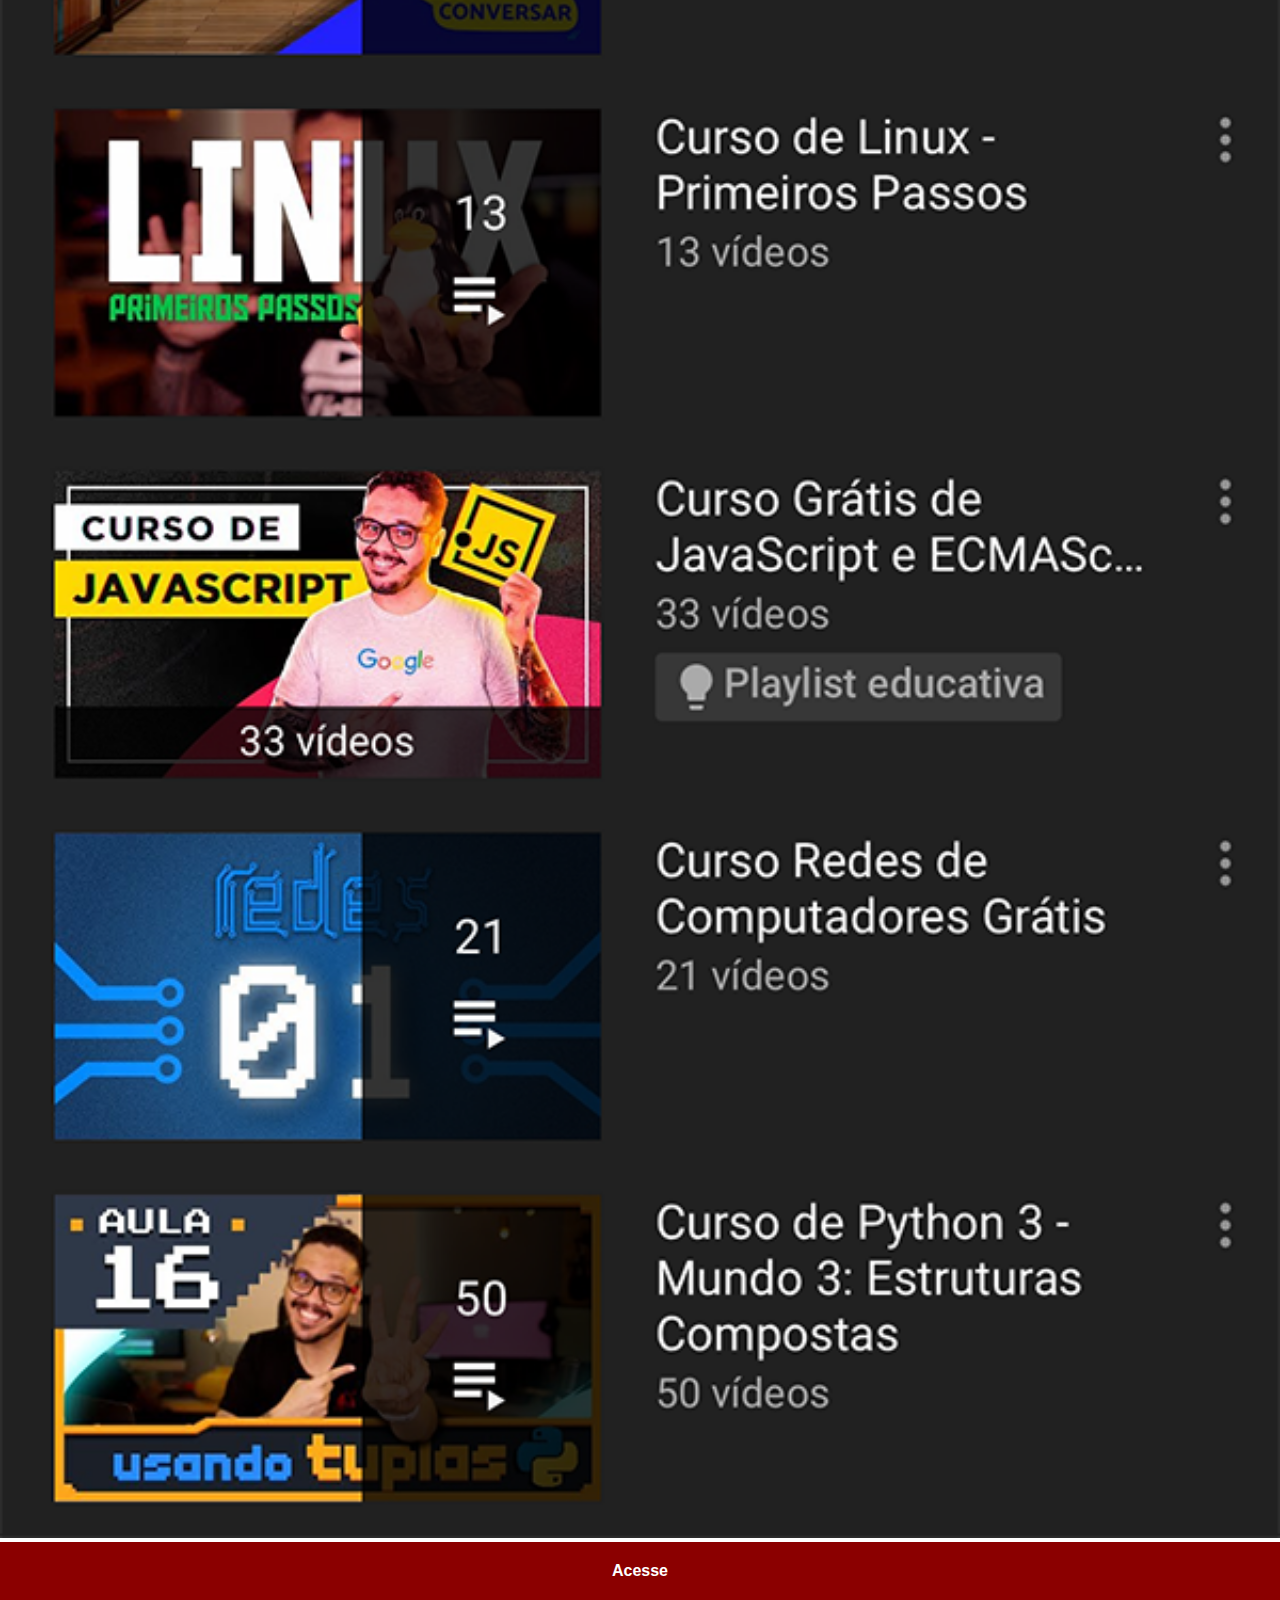
<file: youtube.html>
<!DOCTYPE html>
<html lang="pt-br">
<head>
    <meta charset="UTF-8">
    <meta http-equiv="X-UA-Compatible" content="IE=edge">
    <meta name="viewport" content="width=device-width, initial-scale=1.0">
    <link rel="stylesheet" href="estilos/social.css">
    <title>Youtube</title>
    
</head>
<body>
    <img src="imagens/tela-youtube.png" alt="">
    <a href="https://www.youtube.com/@CursoemVideo/playlists" target="_blank">Acesse</a>
</body>
</html>
</file>
<file: estilos/style.css>
@charset "UTF-8";

*{
    margin: 0px;
    padding: 0px;
    font-family: Arial, Helvetica, sans-serif;
}

html, body{
    height: 100vh;
    width: 100vw;
    background-color: black;
}

body{
    background: url('../imagens/fundo-madeira.jpg') no-repeat top center;
    background-size: cover ;
    background-attachment: fixed;

}

main{
    height: 100vh;
    position: relative;
}

section#telefone{
    position: absolute;
    top: 50%;
    left: 50%;
    transform: translate(-50%, -50%);
    height: 627px;
    width: 311px;
    background: url('../imagens/frame-iphone.png') no-repeat;
}

iframe#tela{
    position: relative;
    top: 80px;
    left: 22px;
    width: 267px;
    height: 471px;
}

section#redes-sociais{
    text-align: right;
}

section#redes-sociais img{
    width: 60px;
    height: 60px;
    margin: 10px;
    border-radius: 50%;
    box-shadow: 2px 2px 2px 5px rgba(0, 0, 0, 0.400);
    box-sizing: border-box;
}

section#redes-sociais img:hover{
    border: 2px solid rgba(255, 255, 255, 0.600);
    transform: translate(-3px, -3px);
    box-shadow: 5px 5px 10px rgba(0, 0, 0, 0.637);
    transition: transform 0.5s, border 0.2s;
}
</file>
<file: estilos/social.css>
@charset "UTF-8";

*{
    margin: 0px;
    padding: 0px;
    font-family: Arial, Helvetica, sans-serif;
}

::-webkit-scrollbar{
    width: 0px;
    height: 0px;
}
img{
    width: 100vw;
}

a{
    display: block;
    background-color: darkred;
    padding: 20px;
    text-align: center;
    font-weight: bolder;
    text-decoration: none;
    color: white;
}

a:hover{
    background-color: red;
}
</file>
